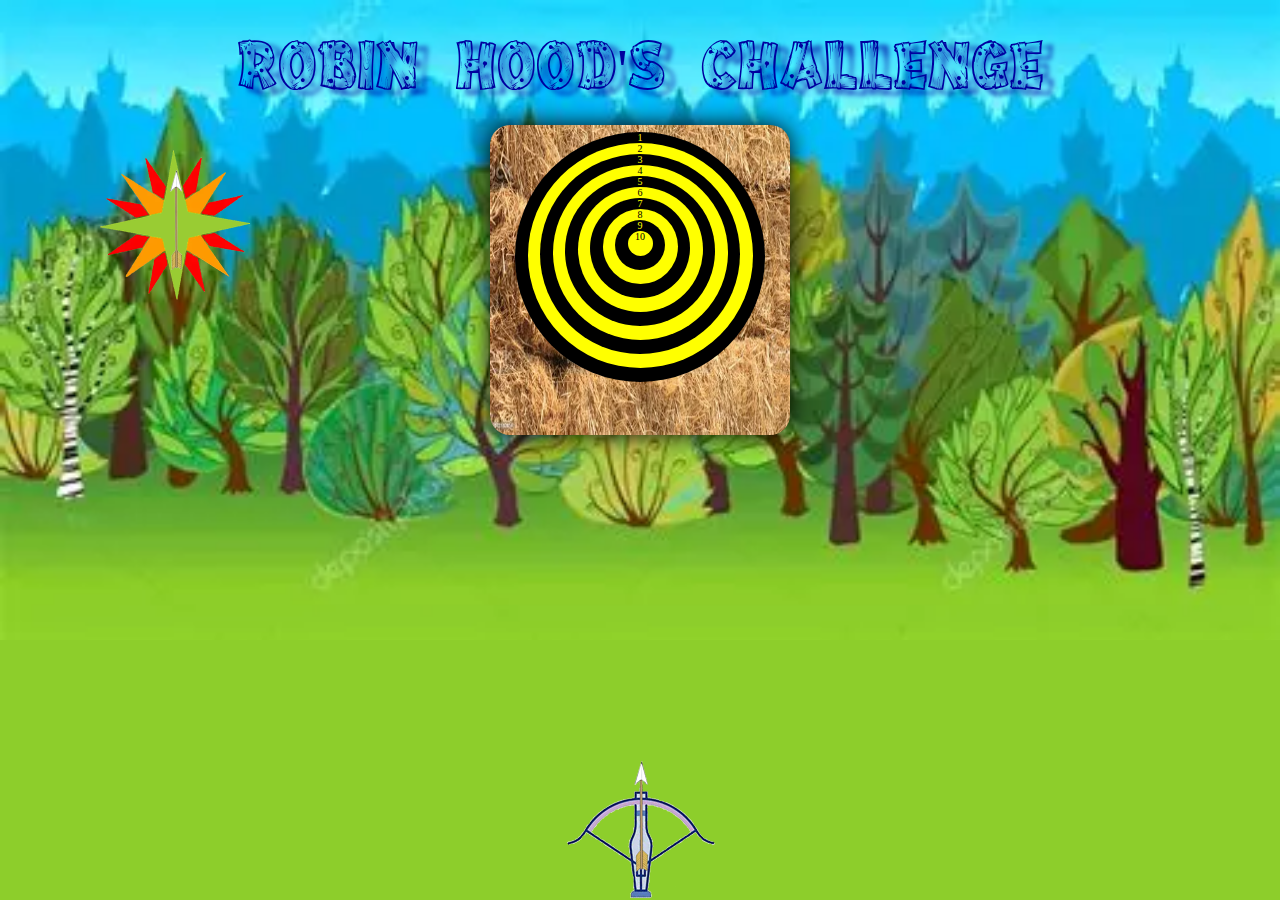
<file: tp-cible/index.html>
<!DOCTYPE html>
<html lang="fr">
<head>
    <meta charset="UTF-8">
    <title>tp cible</title>
    <link rel="stylesheet" href="style.css">
</head>
<body>
    <h1>Robin hood's challenge</h1>
    <div class="img-container-paille">
        <img class="img-paille" src="assets/paille.webp" alt="">
    </div>
    <div class="img-container-arba">
        <img class="img-arba" id="arba" src="assets/arbalete.png" alt="">
        <img src="assets/fleche.png" alt="" id="fleche" >
    </div>
    <div>
        <img class="img-rose" src="assets/roseDesVents.png" alt="">
        <img id="flecheRDV" src="assets/fleche.png" alt="">
    </div>
    <div id="score"></div>
    <div class="cercle-container">
        <div class="cercle10" id="cercle10">
            1
            <div class="cercle9" id="cercle9">
                2
                <div class="cercle8" id="cercle8">
                    3
                    <div class="cercle7" id="cercle7">
                        4
                        <div class="cercle6" id="cercle6">
                            5
                            <div class="cercle5" id="cercle5">
                                6
                                <div class="cercle4" id="cercle4">
                                    7
                                    <div class="cercle3" id="cercle3">
                                        8
                                        <div class="cercle2" id="cercle2">
                                            9
                                            <div class="cercle" id="cercle">10</div>
                                        </div>
                                    </div>
                                </div>
                            </div>
                        </div>
                    </div>
                </div>
            </div>
        </div>
    </div>
    <div class="container-btn btn1" id="cmd2"></div>
    <div class="container-btn btn2" id="cmd1"></div>
    <script src="cible.js"></script>
</body>
</html>
</file>
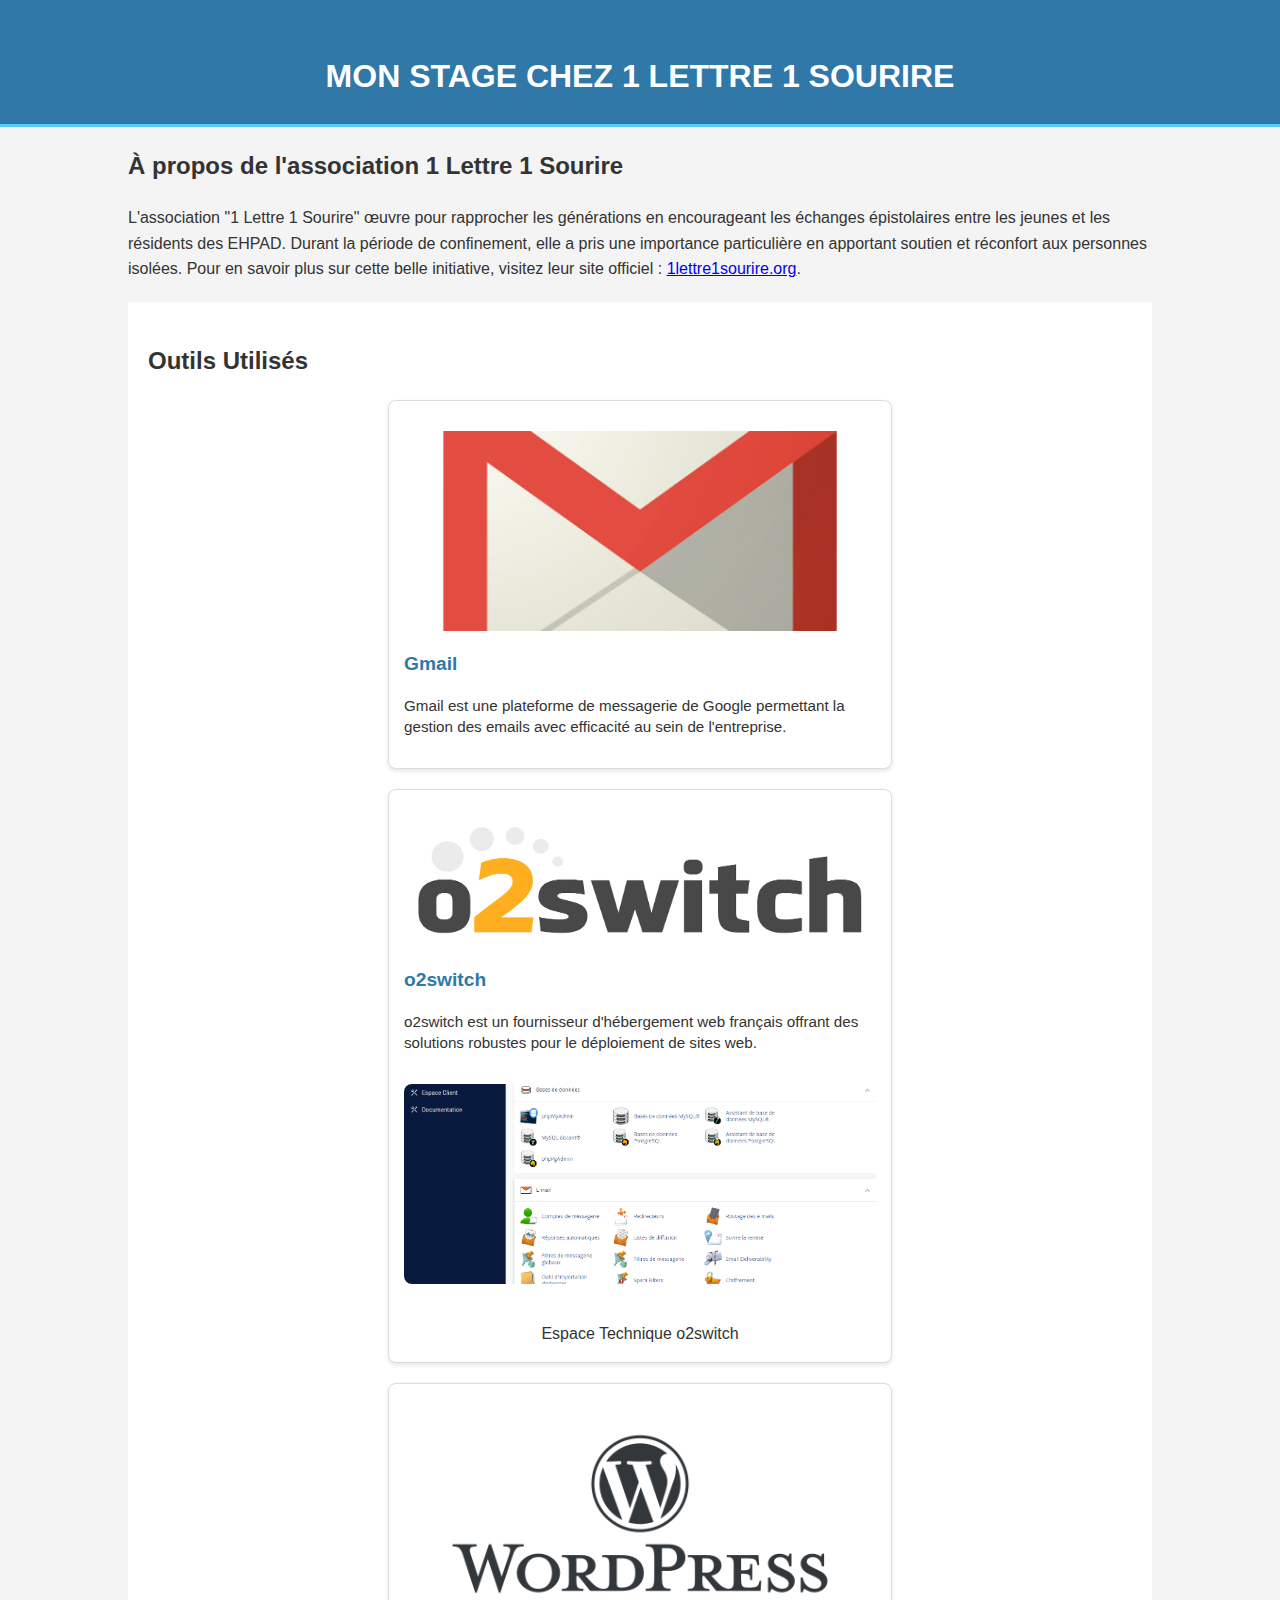
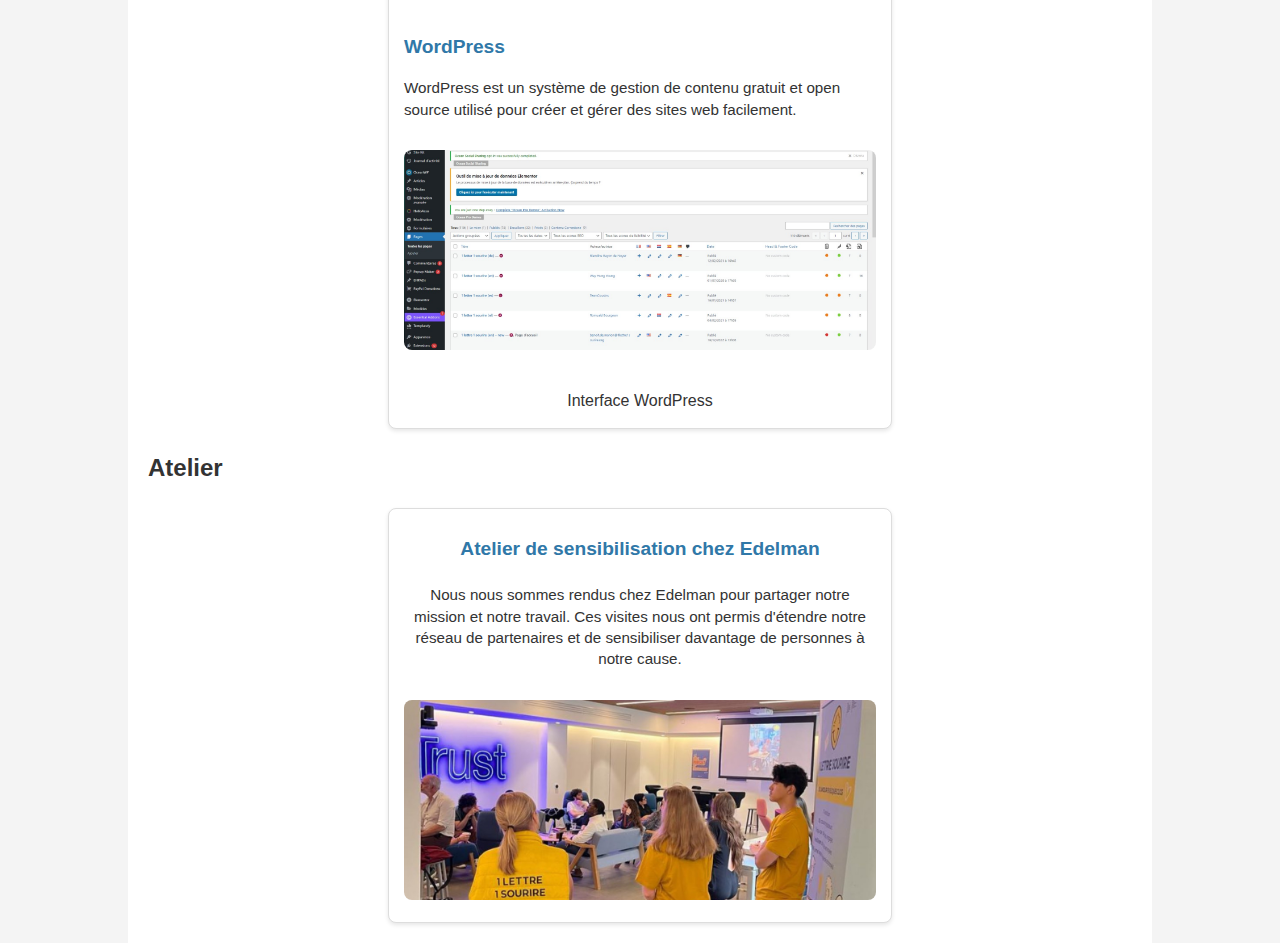
<file: Index/1L1S.html>
<!DOCTYPE html>
<html lang="fr">

<head>
    <!-- --------- FAVICON ---------- -->
    <link rel="shortcut icon" href="../images/favicon.png" type="image/x-icon">
    <meta charset="UTF-8">
    <meta name="viewport" content="width=device-width, initial-scale=1.0">
    <title>Mon Stage chez 1 Lettre 1 Sourire</title>
    <style>
        :root {
            --first-color: #3078a8;
            --second-color: #5ecbf7;
            --color-white: #ffffff;
        }

        body {
            font-family: Arial, sans-serif;
            line-height: 1.6;
            margin: 0;
            padding: 0;
            color: #333;
            background: #f4f4f4;
        }

        .container {
            width: 80%;
            margin: auto;
            overflow: hidden;
        }

        header {
            background: var(--first-color);
            color: var(--color-white);
            padding-top: 30px;
            min-height: 70px;
            border-bottom: var(--second-color) 3px solid;
        }

        header h1 {
            text-align: center;
            text-transform: uppercase;
        }

        .content {
            padding: 20px;
            background: white;
            margin-top: 20px;
        }

        .tools-section,
        .workshop-section {
            display: flex;
            flex-wrap: wrap;
            justify-content: center;
            /* Centrage des cartes */
            gap: 20px;
            margin-top: 20px;
        }

        .tool-card,
        .workshop-card {
            flex-basis: calc(50% - 20px);
            background-color: #fff;
            border: 1px solid #ddd;
            border-radius: 8px;
            padding: 15px;
            box-shadow: 0 2px 4px rgba(0, 0, 0, 0.1);
            margin: auto;
            /* Centrage de la carte individuelle */
        }

        .tool-card img,
        .workshop-card img {
            width: 100%;
            max-height: 200px;
            object-fit: cover;
            border-radius: 8px;
            margin-top: 15px;
        }

        .tool-card h3,
        .workshop-card h3 {
            font-size: 1.2em;
            color: var(--first-color);
            margin-top: 10px;
            margin-bottom: 5px;
        }

        .tool-card p,
        .workshop-card p {
            font-size: 0.95em;
            line-height: 1.4;
        }

        .image-presentation {
            text-align: center;
            margin-top: 30px;
        }

        .workshop-card {
            text-align: center;
            /* Centrage du texte à l'intérieur de la carte */
        }

        .workshop-card h3 {
            margin-bottom: 20px;
            /* Espace supplémentaire avant la description */
        }

        /* Add any additional styling as needed */
    </style>
</head>

<body>
    <header>
        <h1>Mon Stage chez 1 Lettre 1 Sourire</h1>
    </header>

    <div class="container">
        <div class="association-presentation">
            <h2>À propos de l'association 1 Lettre 1 Sourire</h2>
            <p>L'association "1 Lettre 1 Sourire" œuvre pour rapprocher les générations en encourageant les échanges
                épistolaires entre les jeunes et les résidents des EHPAD. Durant la période de confinement, elle a pris
                une importance particulière en apportant soutien et réconfort aux personnes isolées. Pour en savoir plus
                sur cette belle initiative, visitez leur site officiel : <a href="https://1lettre1sourire.org/"
                    target="_blank">1lettre1sourire.org</a>.</p>
        </div>
        <div class="content">
            <h2>Outils Utilisés</h2>
            <div class="tools-section">
                <div class="tool-card">
                    <img src="../images/logo_gmail.png" alt="Logo de Gmail">
                    <h3>Gmail</h3>
                    <p>Gmail est une plateforme de messagerie de Google permettant la gestion des emails avec efficacité
                        au sein de l'entreprise.</p>
                </div>

                <div class="tool-card">
                    <img src="../images/logo_o2switch.png" alt="Logo de o2switch">
                    <h3>o2switch</h3>
                    <p>o2switch est un fournisseur d'hébergement web français offrant des solutions robustes pour le
                        déploiement de sites web.</p>
                    <img src="../images/Ecran_O2switch.png" alt="Écran o2switch" class="tool-image">
                    <div class="image-presentation">Espace Technique o2switch</div>
                </div>

                <div class="tool-card">
                    <img src="../images/logo_wordpress.png" alt="Logo de WordPress">
                    <h3>WordPress</h3>
                    <p>WordPress est un système de gestion de contenu gratuit et open source utilisé pour créer et gérer
                        des sites web facilement.</p>
                    <img src="../images/ecran_wordpress.JPG" alt="Écran WordPress" class="tool-image">
                    <div class="image-presentation">Interface WordPress</div>
                </div>
            </div>

            <h2>Atelier</h2>
            <div class="workshop-section">
                <div class="workshop-card">
                    <h3>Atelier de sensibilisation chez Edelman</h3>
                    <p>Nous nous sommes rendus chez Edelman pour partager notre mission et notre travail. Ces visites
                        nous ont permis d'étendre notre réseau de partenaires et de sensibiliser davantage de personnes
                        à notre cause.</p>
                    <img src="../images/ecran_atelier.jpg" alt="Atelier chez Edelman">
                </div>
            </div>
        </div>
    </div>
</body>

</html>
</file>
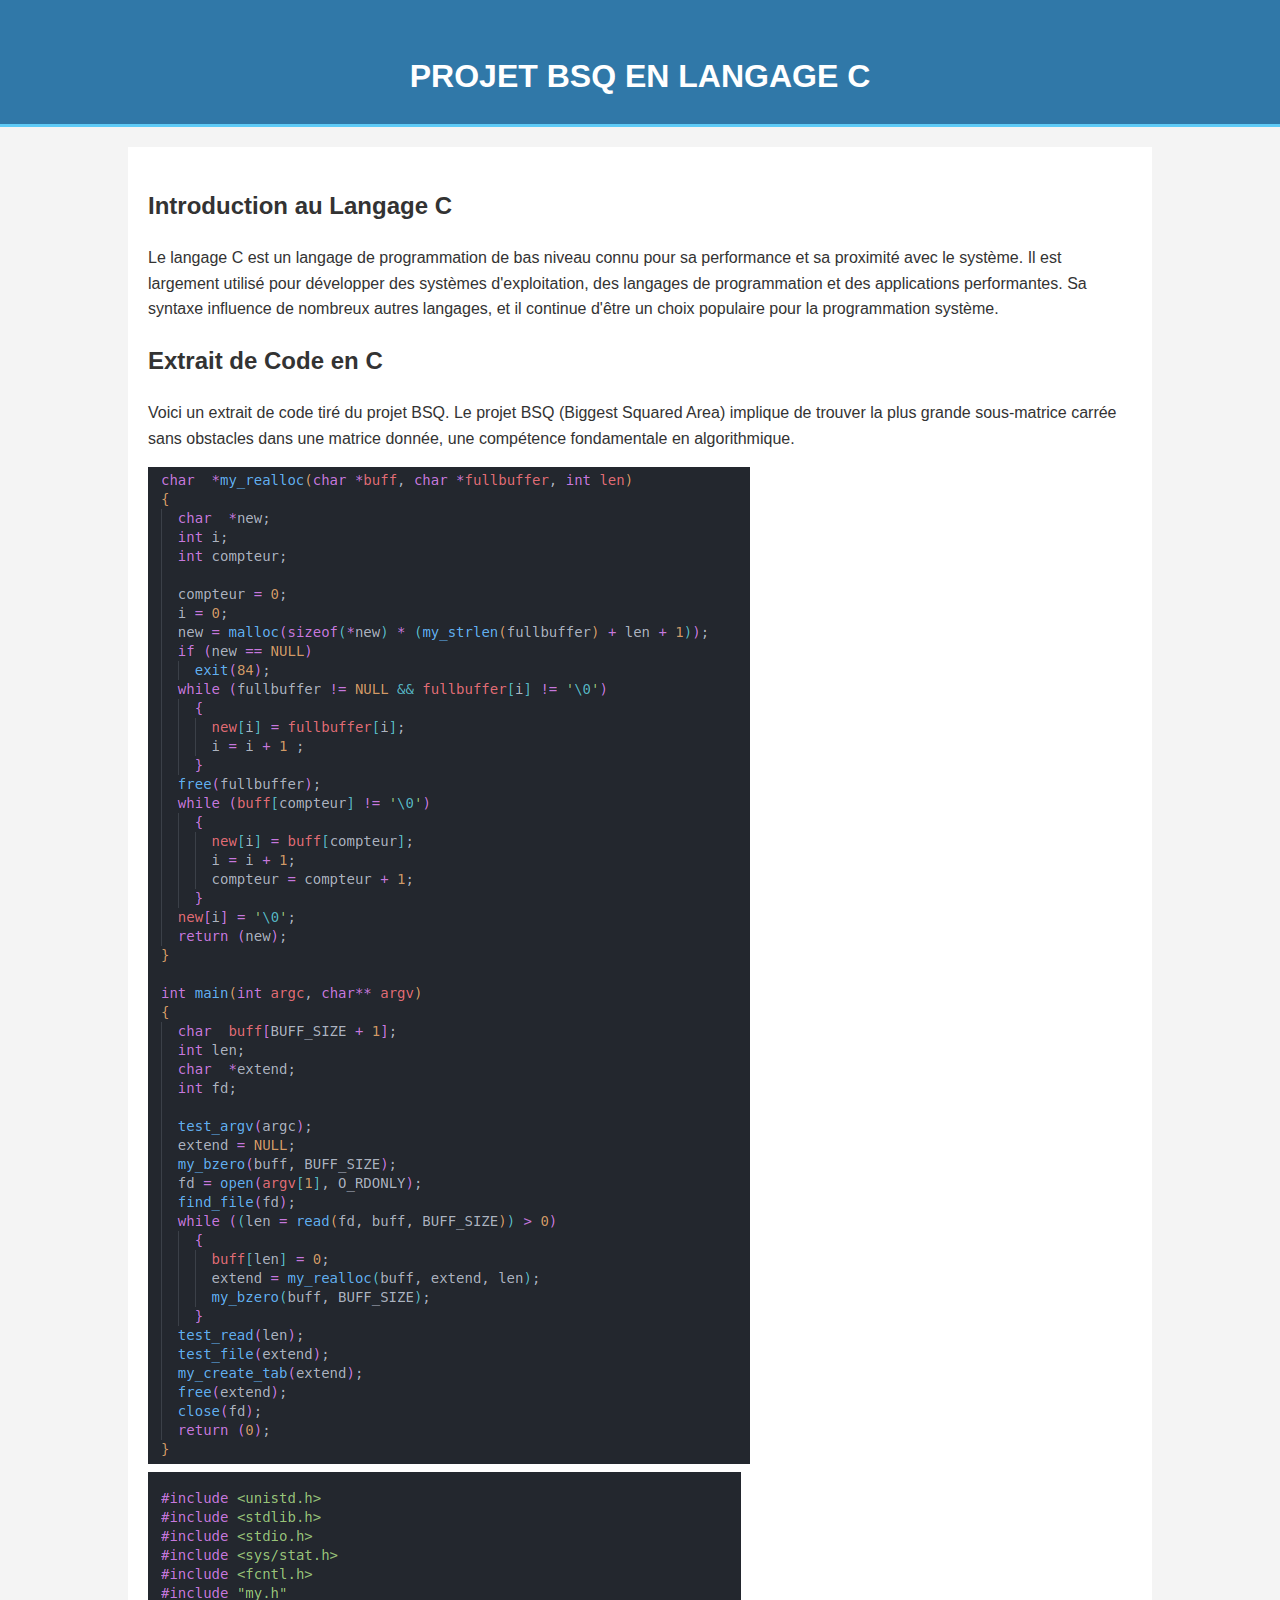
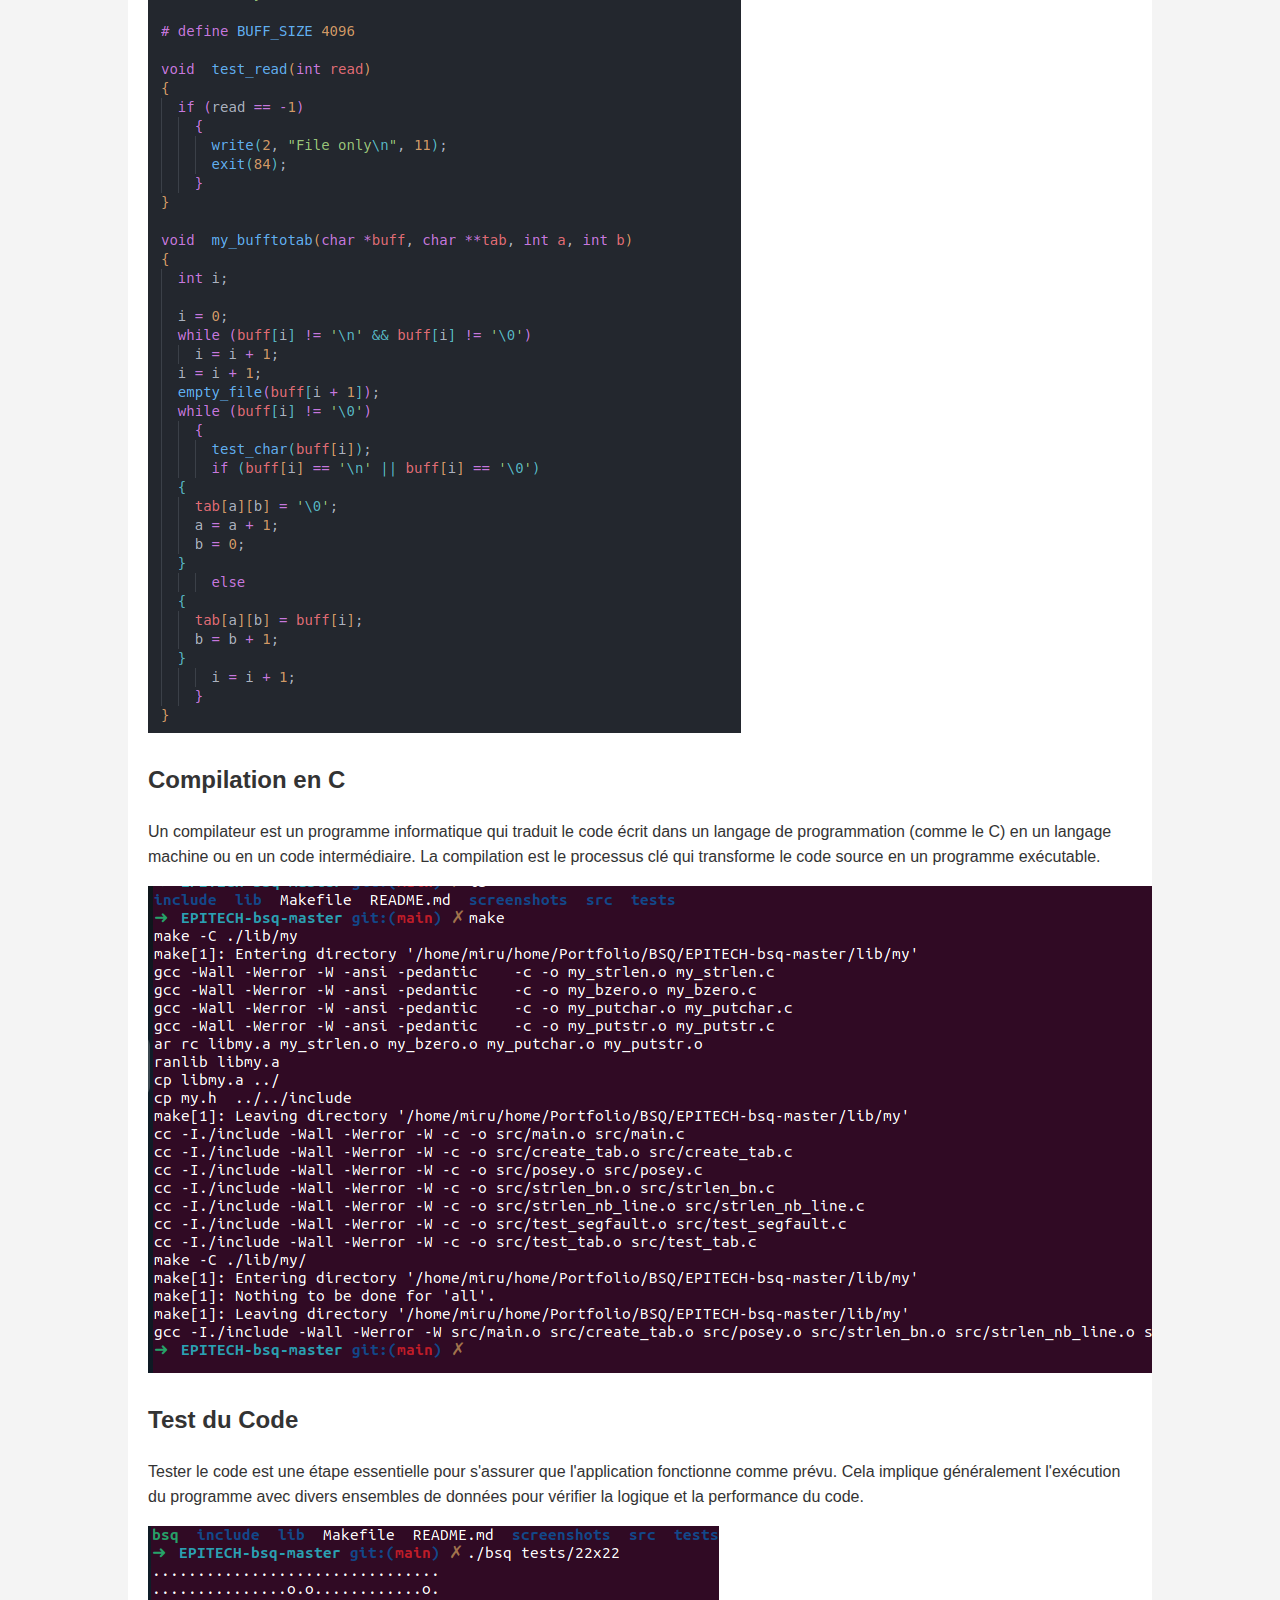
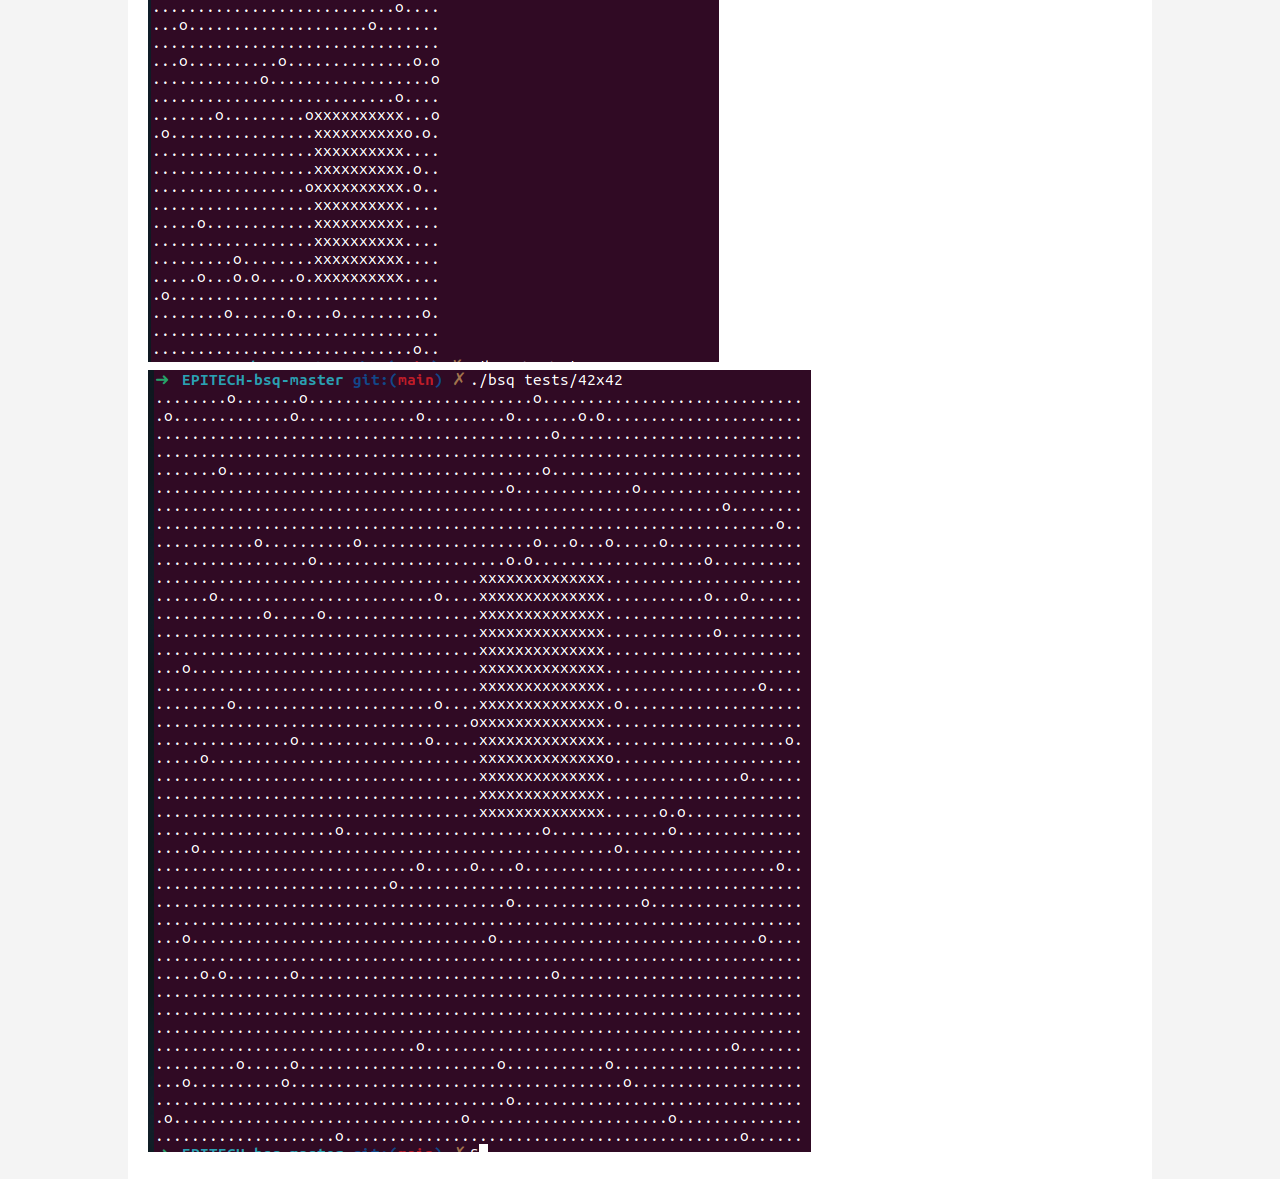
<file: Index/BSQ.html>
<!DOCTYPE html>
<html lang="fr">
<head>
    <!-- --------- FAVICON ---------- -->
    <link rel="shortcut icon" href="../images/favicon.png" type="image/x-icon">
    <meta charset="UTF-8">
    <meta name="viewport" content="width=device-width, initial-scale=1.0">
    <title>Projet BSQ</title>
    <style>
        :root {
            --first-color: #3078a8;
            --second-color: #5ecbf7;
            --color-white: #ffffff;
        }

        body {
            font-family: Arial, sans-serif;
            line-height: 1.6;
            margin: 0;
            padding: 0;
            color: #333;
            background: #f4f4f4;
        }

        .container {
            width: 80%;
            margin: auto;
            overflow: hidden;
        }

        header {
            background: var(--first-color);
            color: var(--color-white);
            padding-top: 30px;
            min-height: 70px;
            border-bottom: var(--second-color) 3px solid;
        }

        header h1 {
            text-align: center;
            text-transform: uppercase;
        }

        .content {
            padding: 20px;
            background: white;
            margin-top: 20px;
        }

        .tools-section,
        .workshop-section {
            display: flex;
            flex-wrap: wrap;
            justify-content: center;
            /* Centrage des cartes */
            gap: 20px;
            margin-top: 20px;
        }

        .tool-card,
        .workshop-card {
            flex-basis: calc(50% - 20px);
            background-color: #fff;
            border: 1px solid #ddd;
            border-radius: 8px;
            padding: 15px;
            box-shadow: 0 2px 4px rgba(0, 0, 0, 0.1);
            margin: auto;
            /* Centrage de la carte individuelle */
        }

        .tool-card img,
        .workshop-card img {
            width: 100%;
            max-height: 200px;
            object-fit: cover;
            border-radius: 8px;
            margin-top: 15px;
        }

        .tool-card h3,
        .workshop-card h3 {
            font-size: 1.2em;
            color: var(--first-color);
            margin-top: 10px;
            margin-bottom: 5px;
        }

        .tool-card p,
        .workshop-card p {
            font-size: 0.95em;
            line-height: 1.4;
        }

        .image-presentation {
            text-align: center;
            margin-top: 30px;
        }

        .workshop-card {
            text-align: center;
            /* Centrage du texte à l'intérieur de la carte */
        }

        .workshop-card h3 {
            margin-bottom: 20px;
            /* Espace supplémentaire avant la description */
        }

        /* Add any additional styling as needed */
    </style>
</head>
<body>
    <header>
        <h1>Projet BSQ en Langage C</h1>
    </header>
    <div class="container">
        <div class="content">
            <div class="association-presentation">
                <h2>Introduction au Langage C</h2>
                <p>Le langage C est un langage de programmation de bas niveau connu pour sa performance et sa proximité avec le système. Il est largement utilisé pour développer des systèmes d'exploitation, des langages de programmation et des applications performantes. Sa syntaxe influence de nombreux autres langages, et il continue d'être un choix populaire pour la programmation système.</p>
            </div>
           
            <div class="code-section">
                <h2>Extrait de Code en C</h2>
                <p>Voici un extrait de code tiré du projet BSQ. Le projet BSQ (Biggest Squared Area) implique de trouver la plus grande sous-matrice carrée sans obstacles dans une matrice donnée, une compétence fondamentale en algorithmique.</p>
                <img src="../images/code.png">
                <img src="../images/code2.png">
            </div>
           
            <div class="compilation-section">
                <h2>Compilation en C</h2>
                <p>Un compilateur est un programme informatique qui traduit le code écrit dans un langage de programmation (comme le C) en un langage machine ou en un code intermédiaire. La compilation est le processus clé qui transforme le code source en un programme exécutable.</p>
                <img src="../images/Compilation.png">
            </div>
           
            <div class="testing-section">
                <h2>Test du Code</h2>
                <p>Tester le code est une étape essentielle pour s'assurer que l'application fonctionne comme prévu. Cela implique généralement l'exécution du programme avec divers ensembles de données pour vérifier la logique et la performance du code.</p>
                <img src="../images/Test22.png">
                <img src="../images/Test44.png">
            </div>
        </div>
    </div>
</body>
</html>
</file>
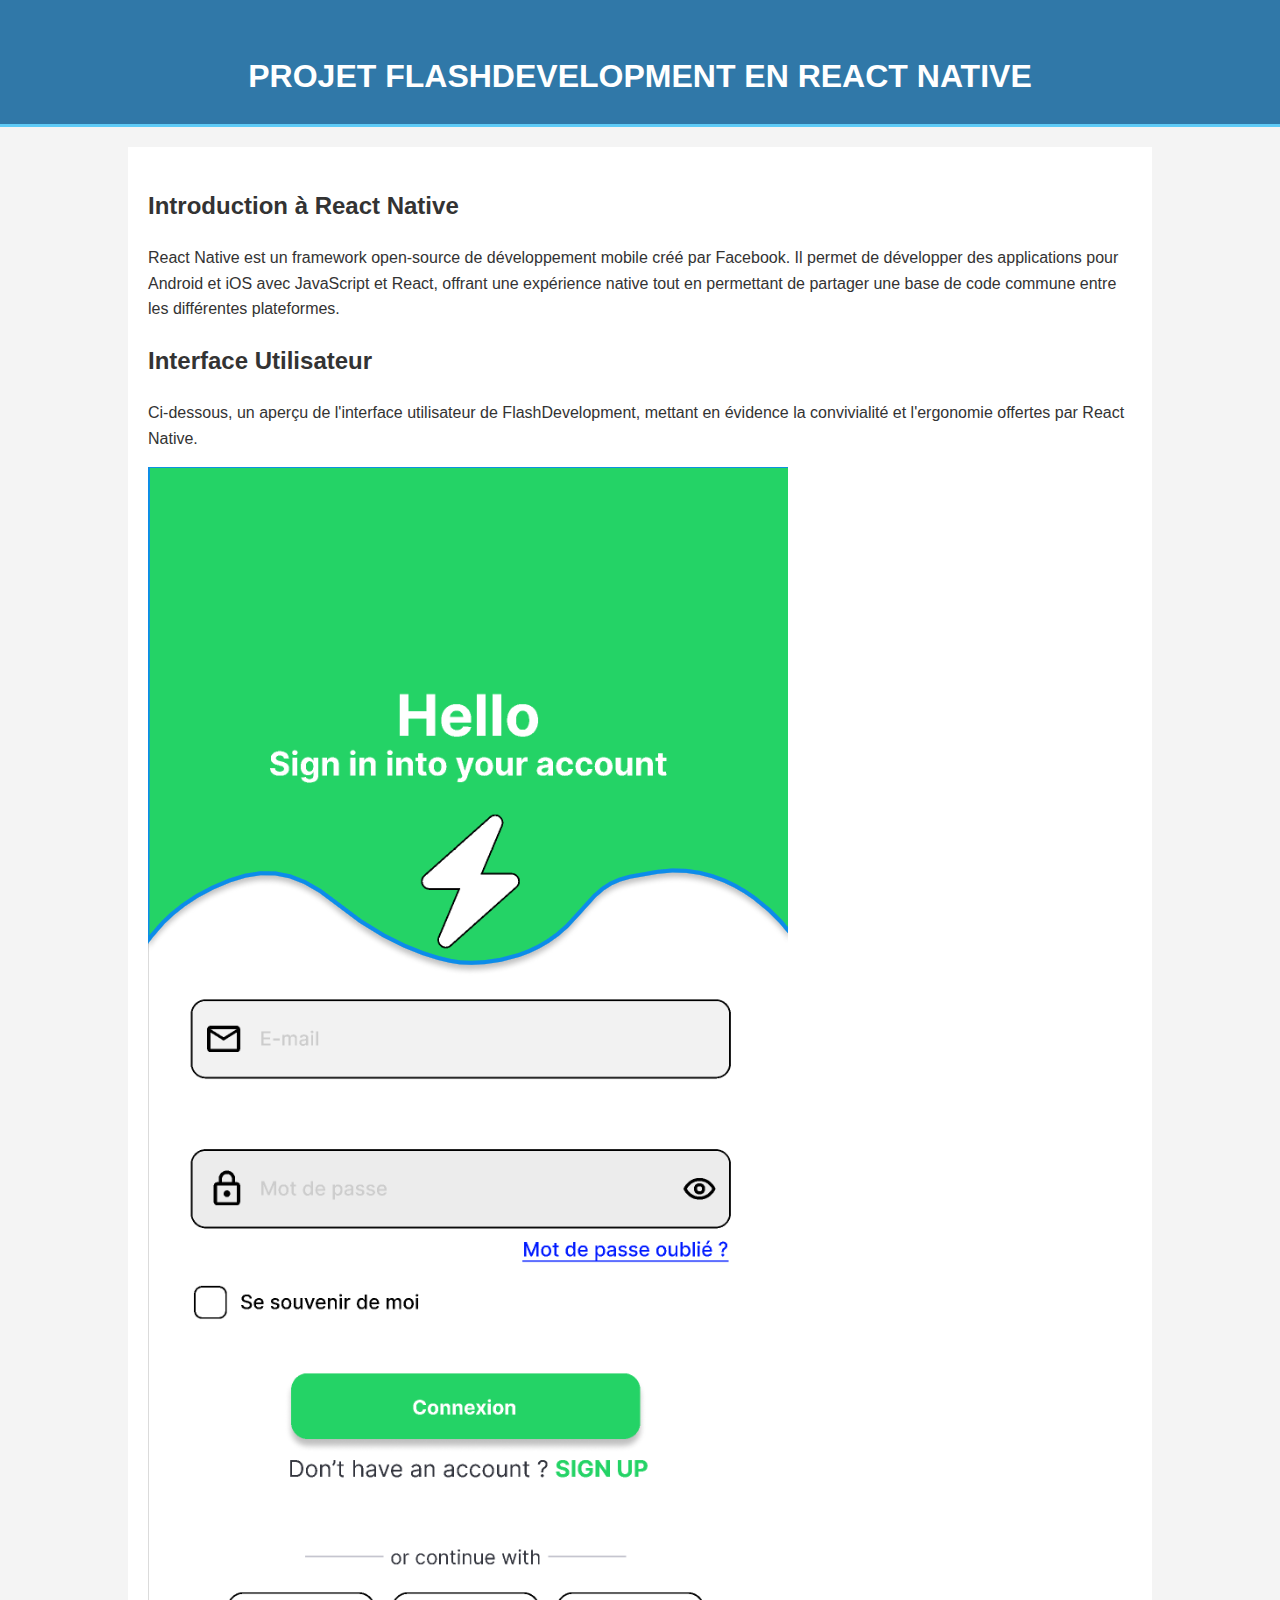
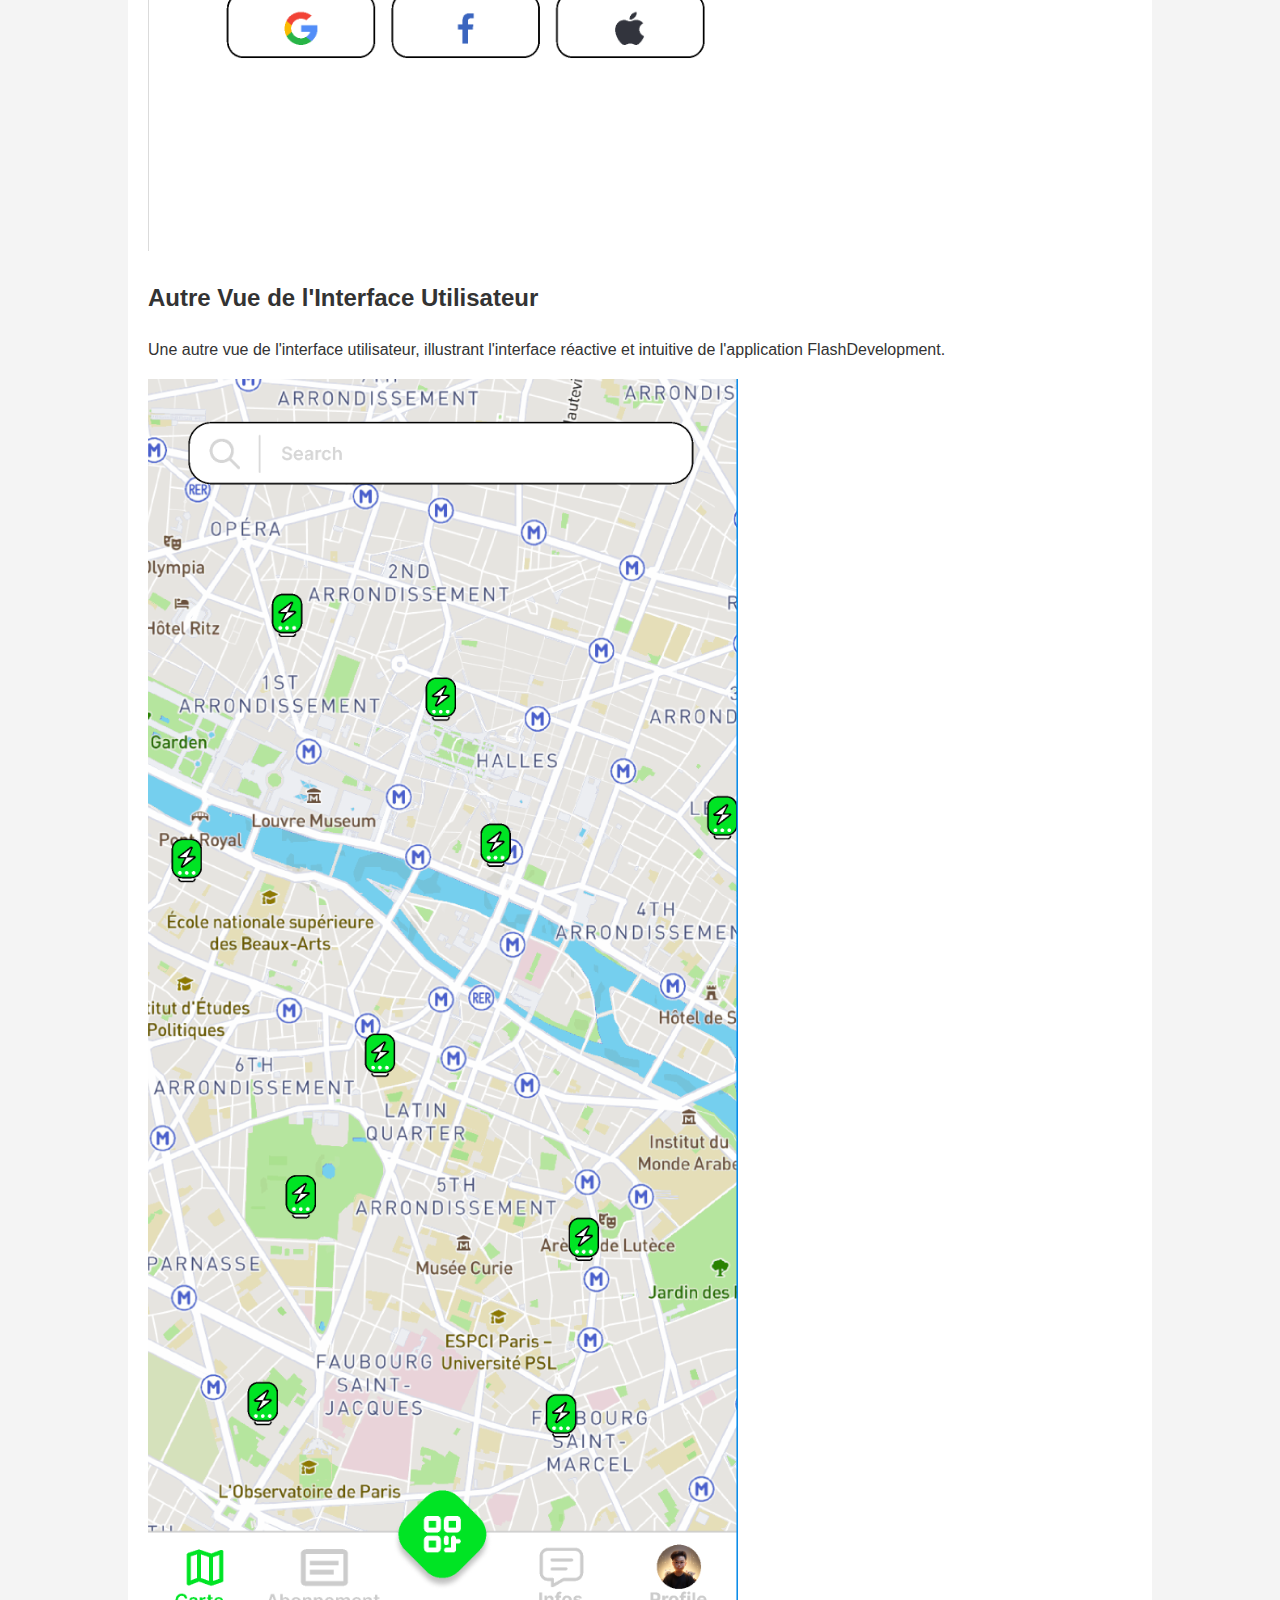
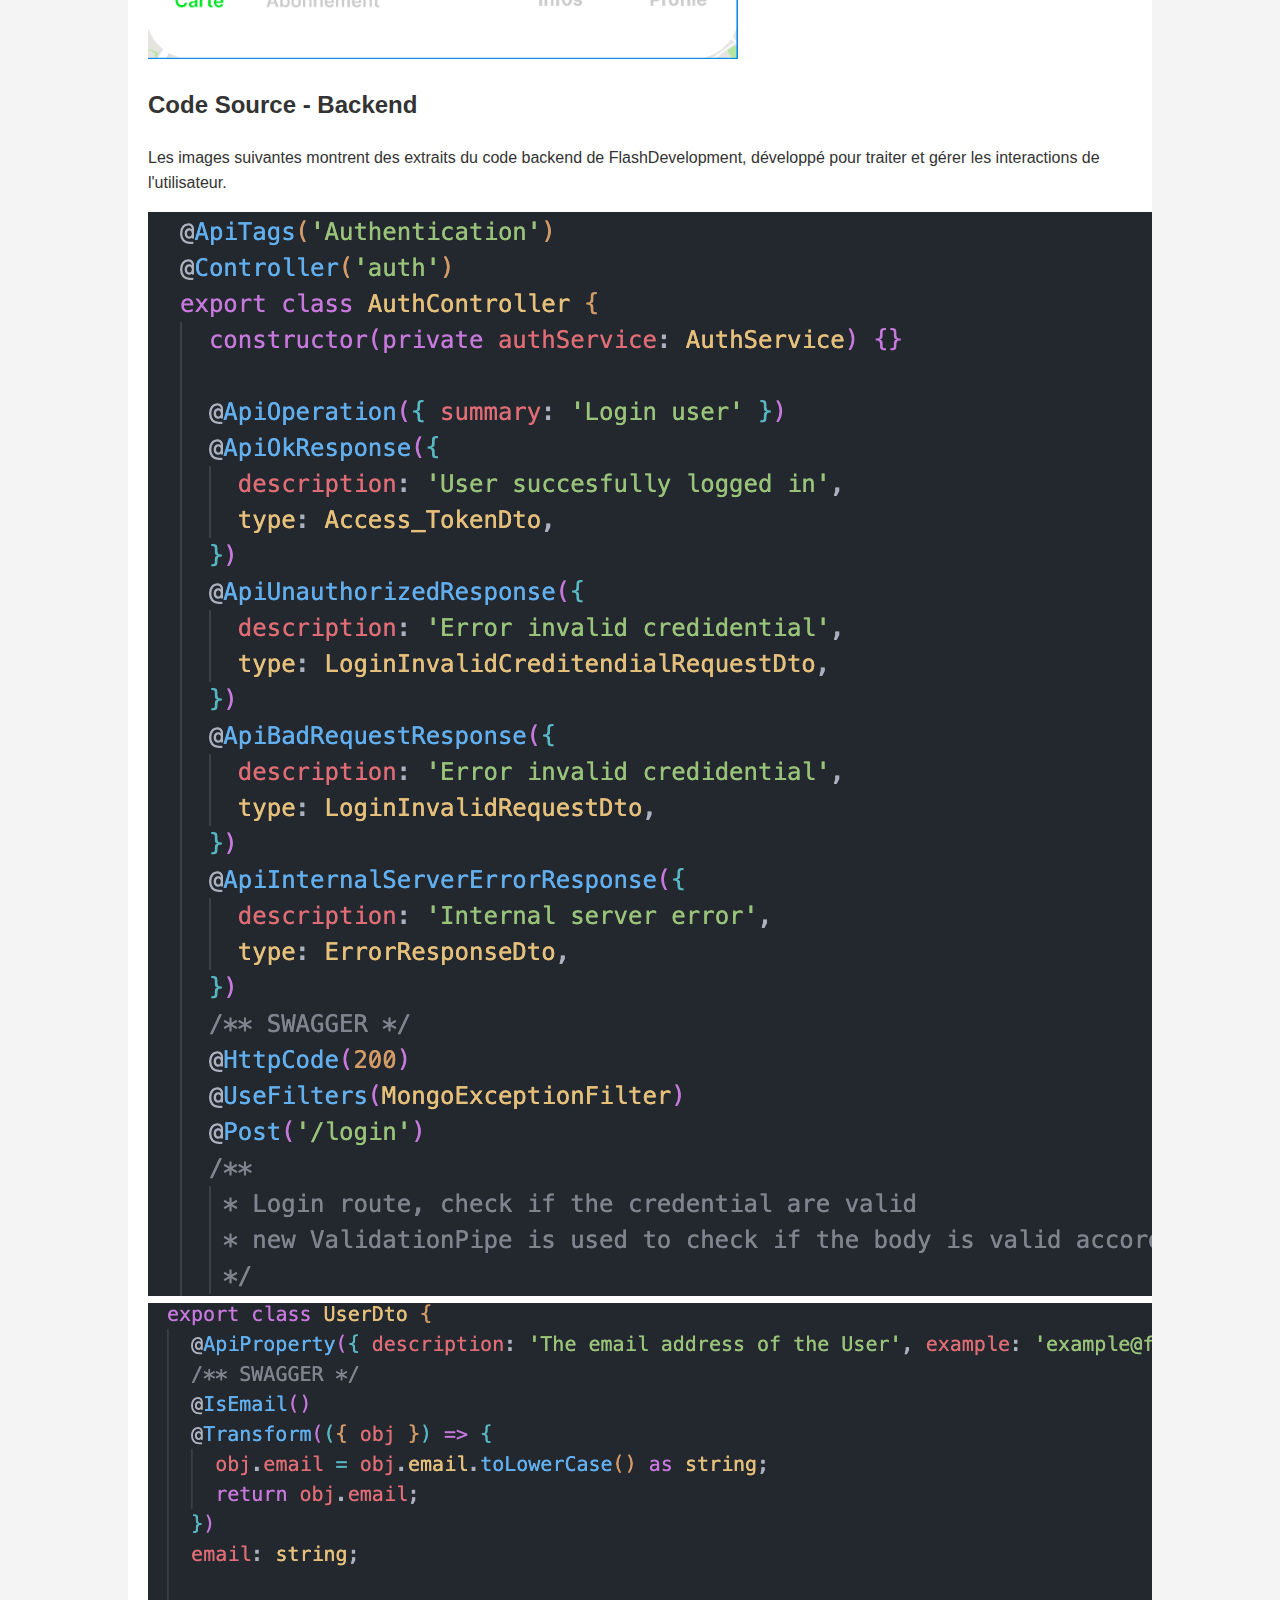
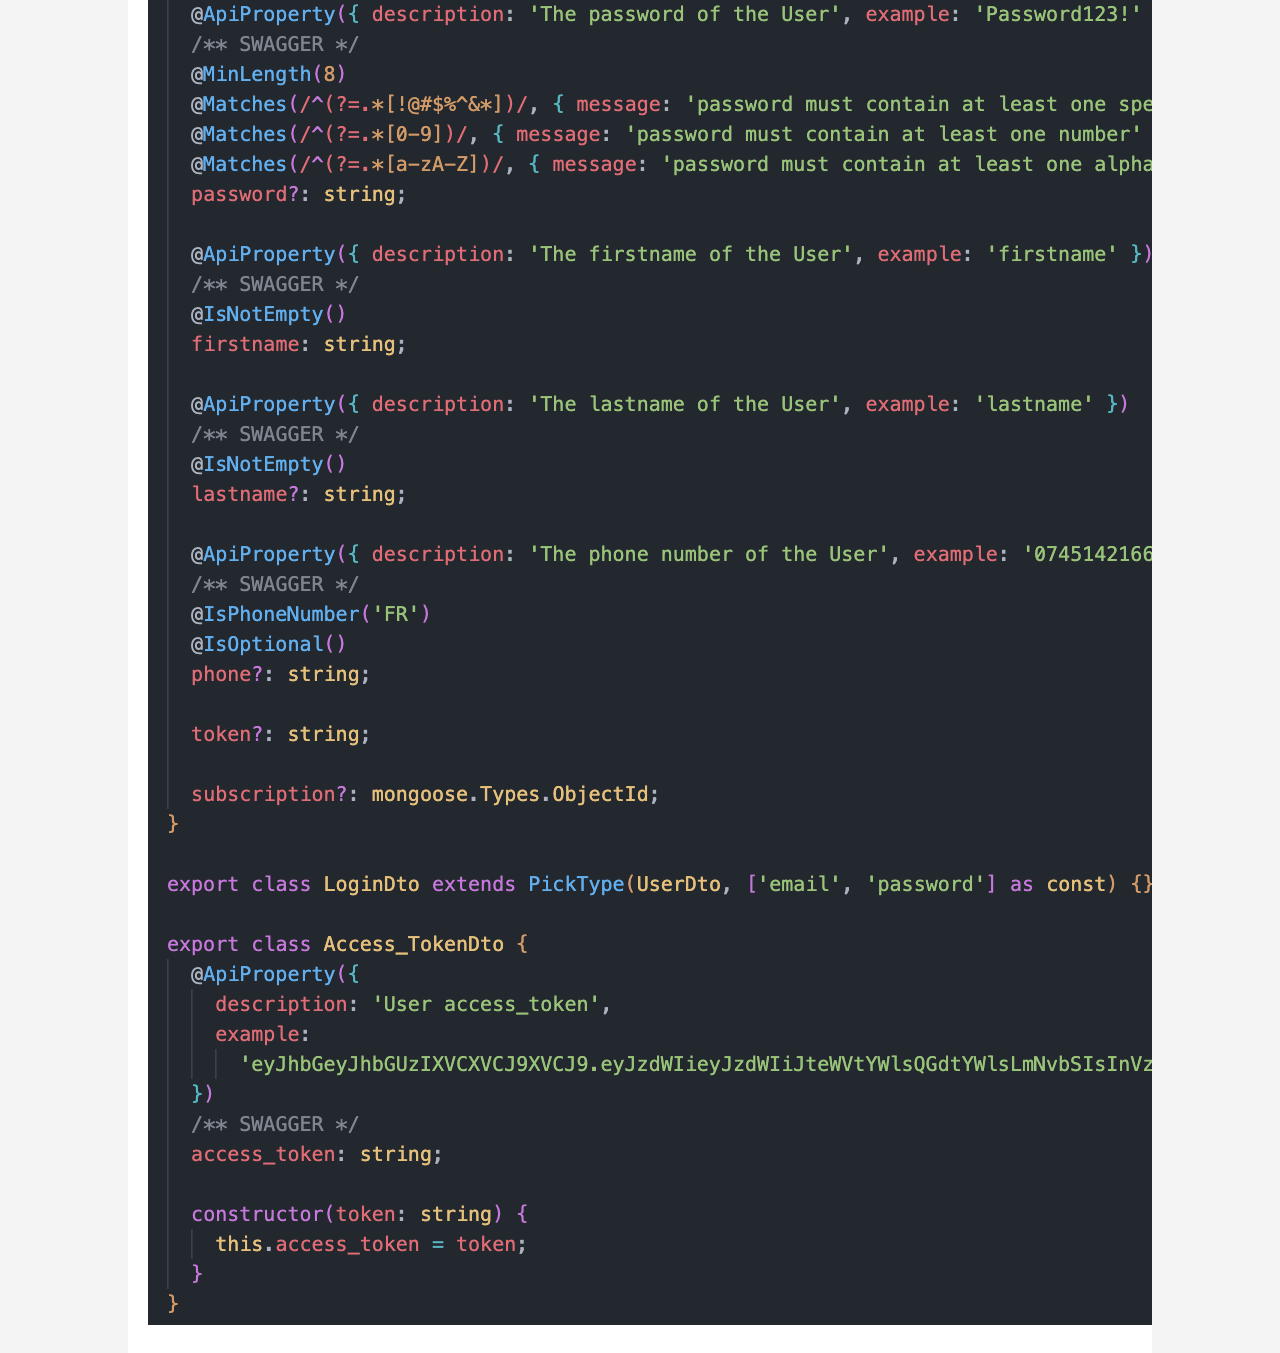
<file: Index/FlashDev.html>
<!DOCTYPE html>
<html lang="fr">
<head>
    <!-- --------- FAVICON ---------- -->
    <link rel="shortcut icon" href="../images/favicon.png" type="image/x-icon">
    <meta charset="UTF-8">
    <meta name="viewport" content="width=device-width, initial-scale=1.0">
    <title>Projet BSQ</title>
    <style>
        :root {
            --first-color: #3078a8;
            --second-color: #5ecbf7;
            --color-white: #ffffff;
        }

        body {
            font-family: Arial, sans-serif;
            line-height: 1.6;
            margin: 0;
            padding: 0;
            color: #333;
            background: #f4f4f4;
        }

        .container {
            width: 80%;
            margin: auto;
            overflow: hidden;
        }

        header {
            background: var(--first-color);
            color: var(--color-white);
            padding-top: 30px;
            min-height: 70px;
            border-bottom: var(--second-color) 3px solid;
        }

        header h1 {
            text-align: center;
            text-transform: uppercase;
        }

        .content {
            padding: 20px;
            background: white;
            margin-top: 20px;
        }

        .tools-section,
        .workshop-section {
            display: flex;
            flex-wrap: wrap;
            justify-content: center;
            /* Centrage des cartes */
            gap: 20px;
            margin-top: 20px;
        }

        .tool-card,
        .workshop-card {
            flex-basis: calc(50% - 20px);
            background-color: #fff;
            border: 1px solid #ddd;
            border-radius: 8px;
            padding: 15px;
            box-shadow: 0 2px 4px rgba(0, 0, 0, 0.1);
            margin: auto;
            /* Centrage de la carte individuelle */
        }

        .tool-card img,
        .workshop-card img {
            width: 100%;
            max-height: 200px;
            object-fit: cover;
            border-radius: 8px;
            margin-top: 15px;
        }

        .tool-card h3,
        .workshop-card h3 {
            font-size: 1.2em;
            color: var(--first-color);
            margin-top: 10px;
            margin-bottom: 5px;
        }

        .tool-card p,
        .workshop-card p {
            font-size: 0.95em;
            line-height: 1.4;
        }

        .image-presentation {
            text-align: center;
            margin-top: 30px;
        }

        .workshop-card {
            text-align: center;
            /* Centrage du texte à l'intérieur de la carte */
        }

        .workshop-card h3 {
            margin-bottom: 20px;
            /* Espace supplémentaire avant la description */
        }

        /* Add any additional styling as needed */
    </style>
</head>
<body>
    <header>
        <h1> Projet FlashDevelopment en React Native </h1>
    </header>
    <div class="container">
        <div class="content">
            <div class="framework-presentation">
                <h2>Introduction à React Native</h2>
                <p>React Native est un framework open-source de développement mobile créé par Facebook. Il permet de développer des applications pour Android et iOS avec JavaScript et React, offrant une expérience native tout en permettant de partager une base de code commune entre les différentes plateformes.</p>
            </div>
           
            <div class="user-interface">
                <h2>Interface Utilisateur</h2>
                <p>Ci-dessous, un aperçu de l'interface utilisateur de FlashDevelopment, mettant en évidence la convivialité et l'ergonomie offertes par React Native.</p>
                <img src="../images/image2.png" alt="Interface Utilisateur FlashDevelopment">
            </div>
           
            <div class="user-interface">
                <h2>Autre Vue de l'Interface Utilisateur</h2>
                <p>Une autre vue de l'interface utilisateur, illustrant l'interface réactive et intuitive de l'application FlashDevelopment.</p>
                <img src="../images/image3.png" alt="Autre Vue de l'Interface Utilisateur">
            </div>
           
            <div class="code-samples">
                <h2>Code Source - Backend</h2>
                <p>Les images suivantes montrent des extraits du code backend de FlashDevelopment, développé pour traiter et gérer les interactions de l'utilisateur.</p>
                <img src="../images/image.png" alt="Extrait de Code Backend">
                <img src="../images/image1.png" alt="Autre Extrait de Code Backend">
            </div>
        </div>
    </div>
</body>
</html>
</file>
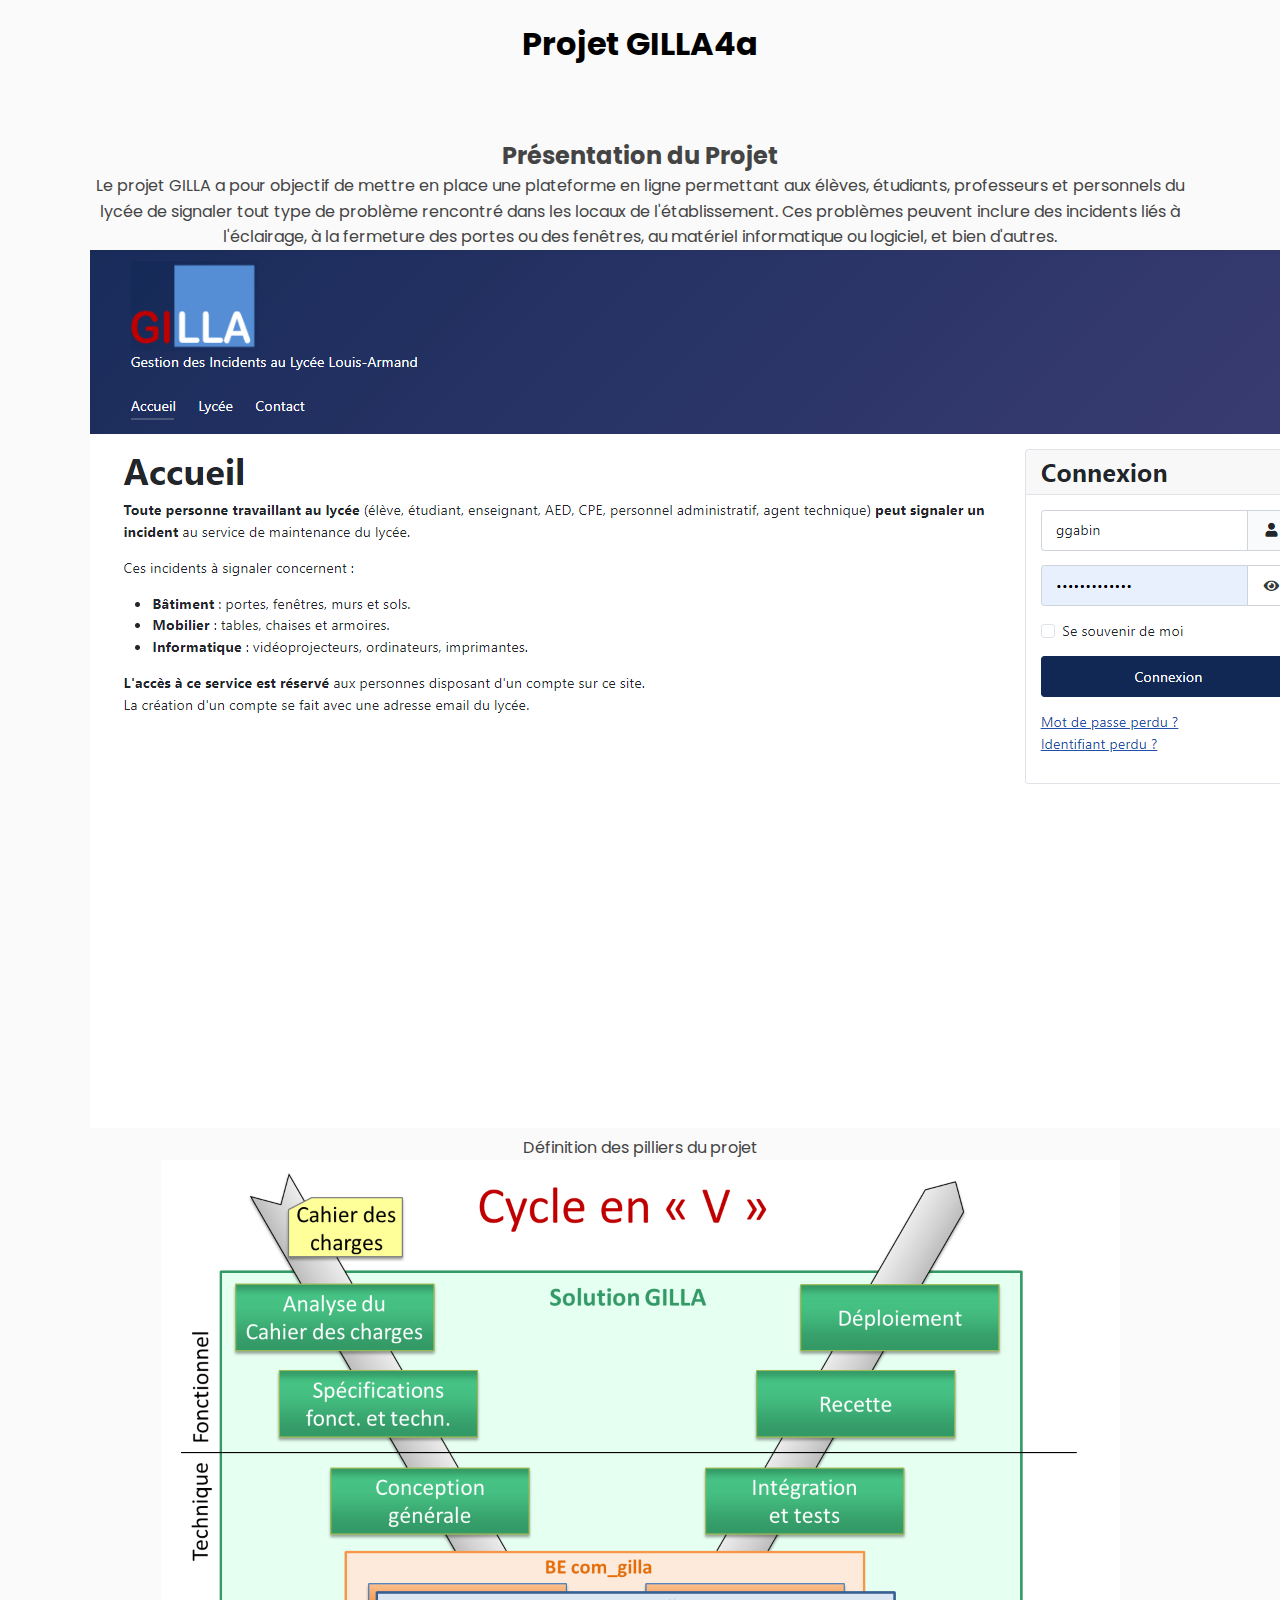
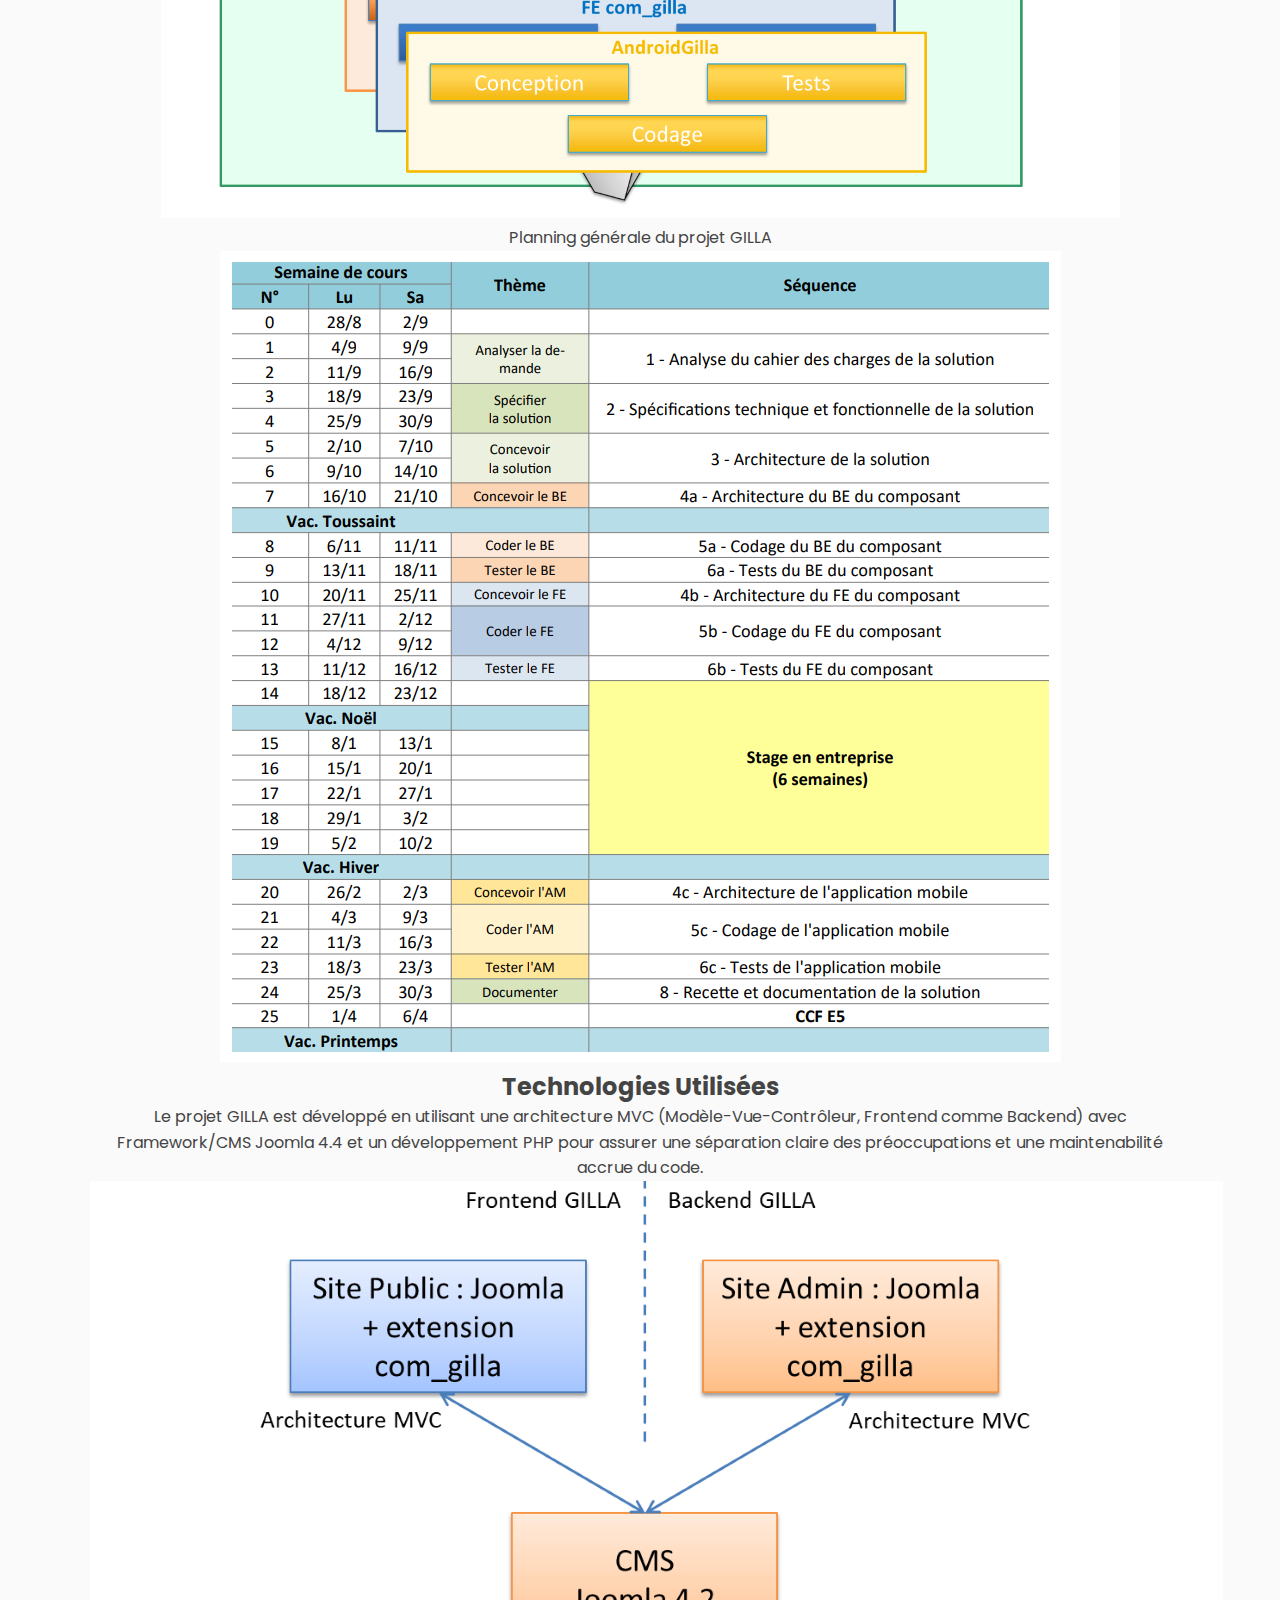
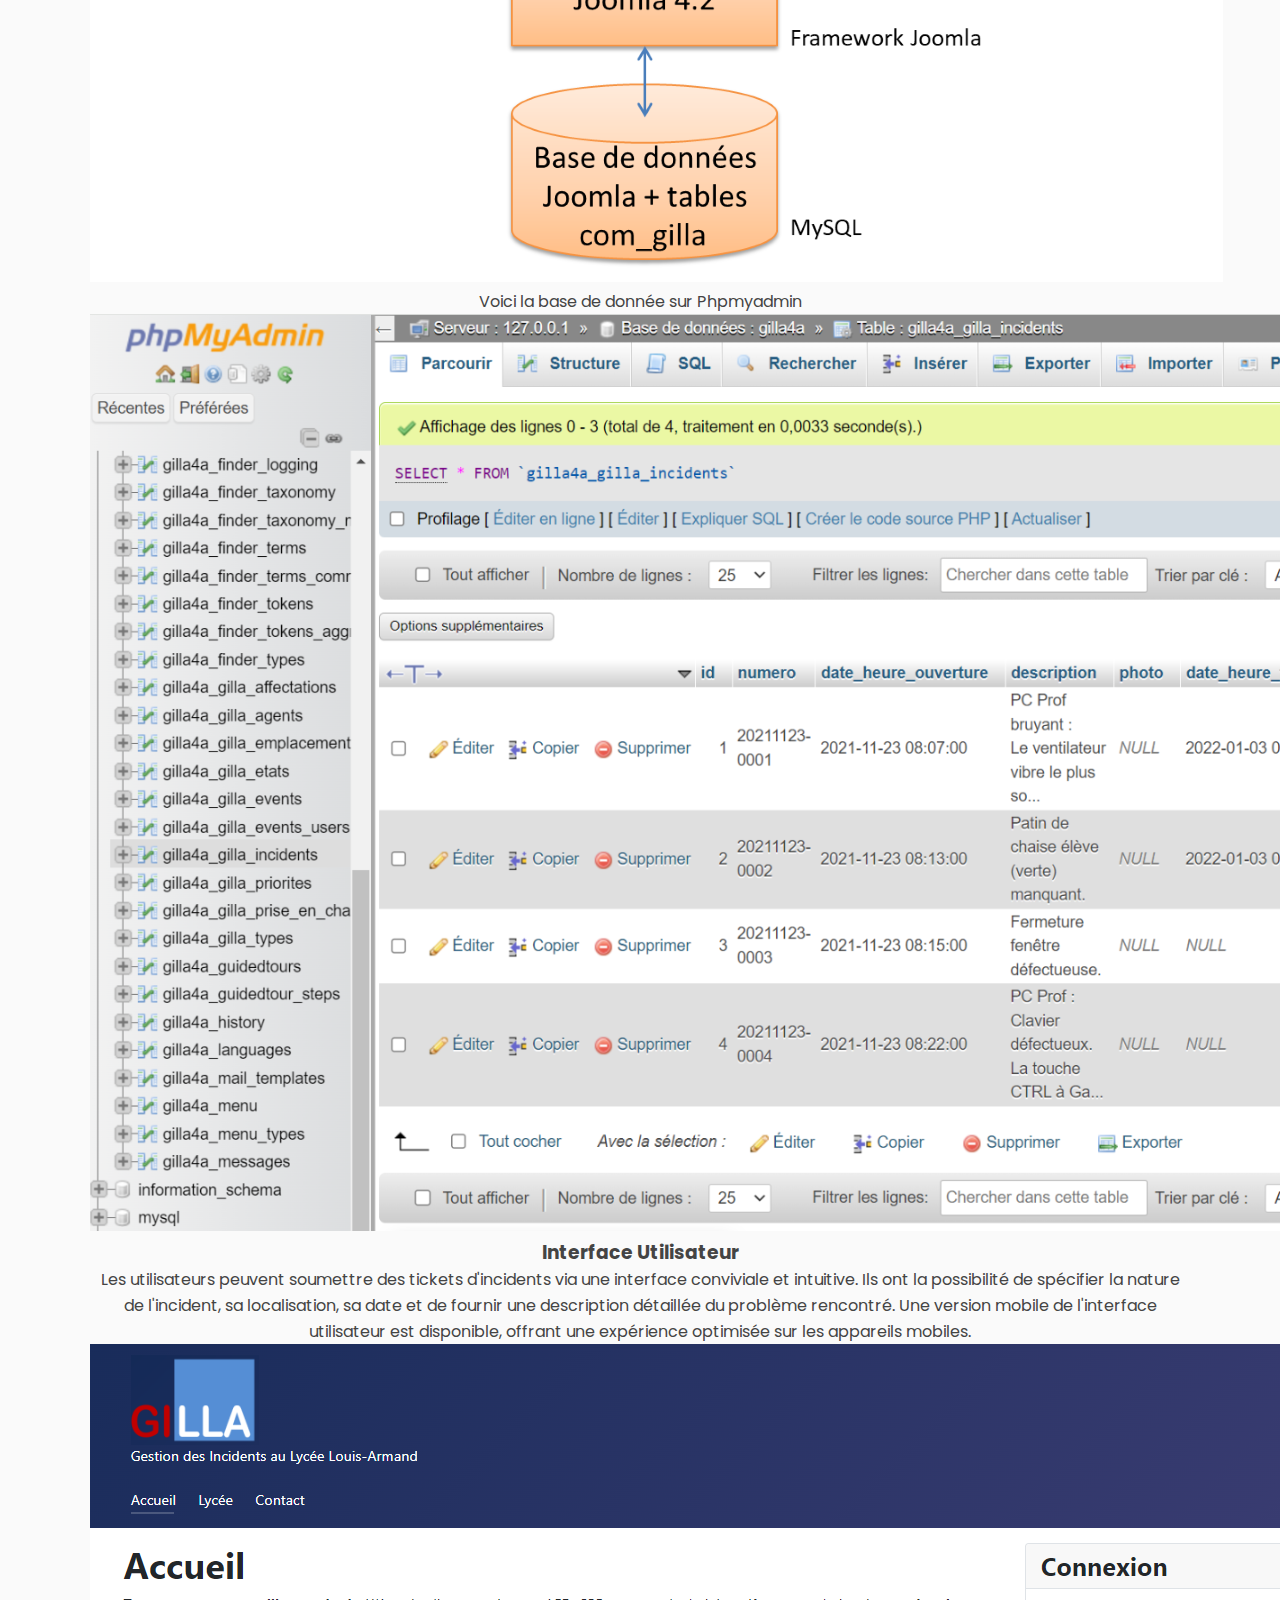
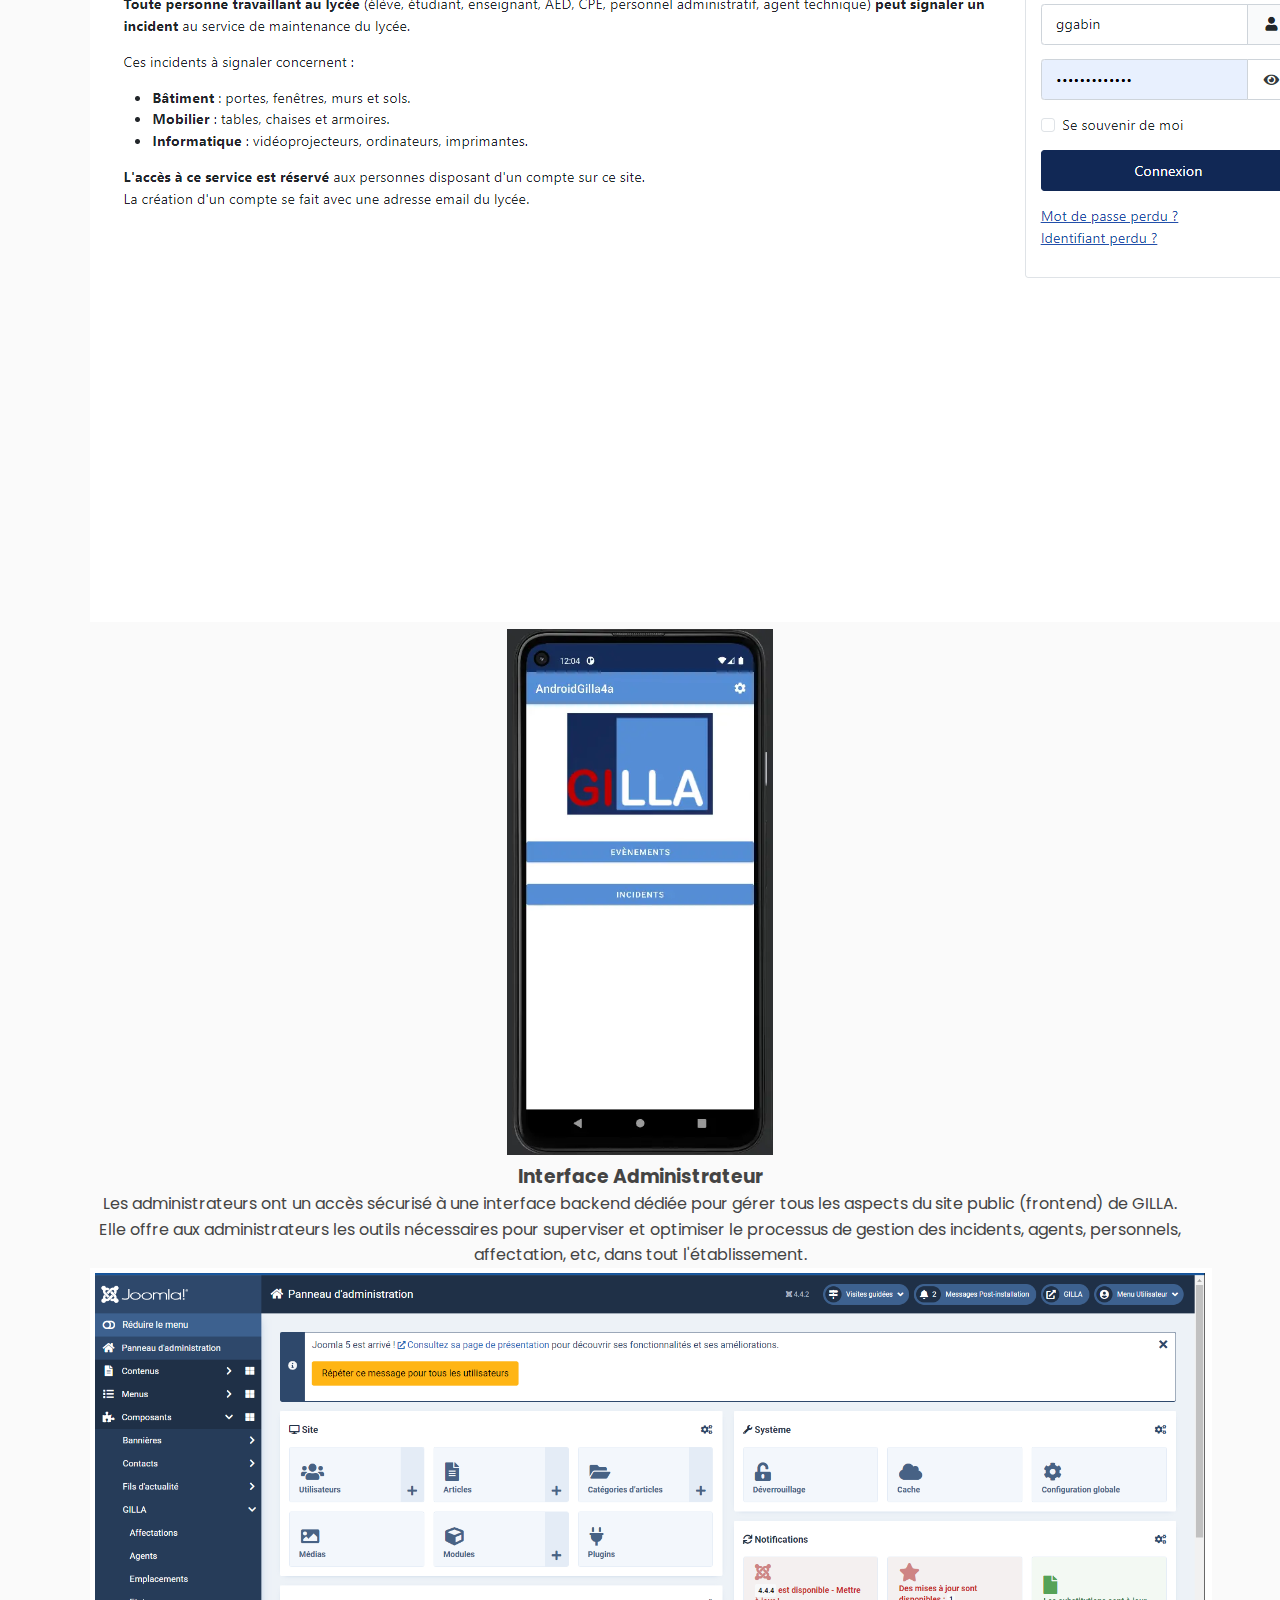
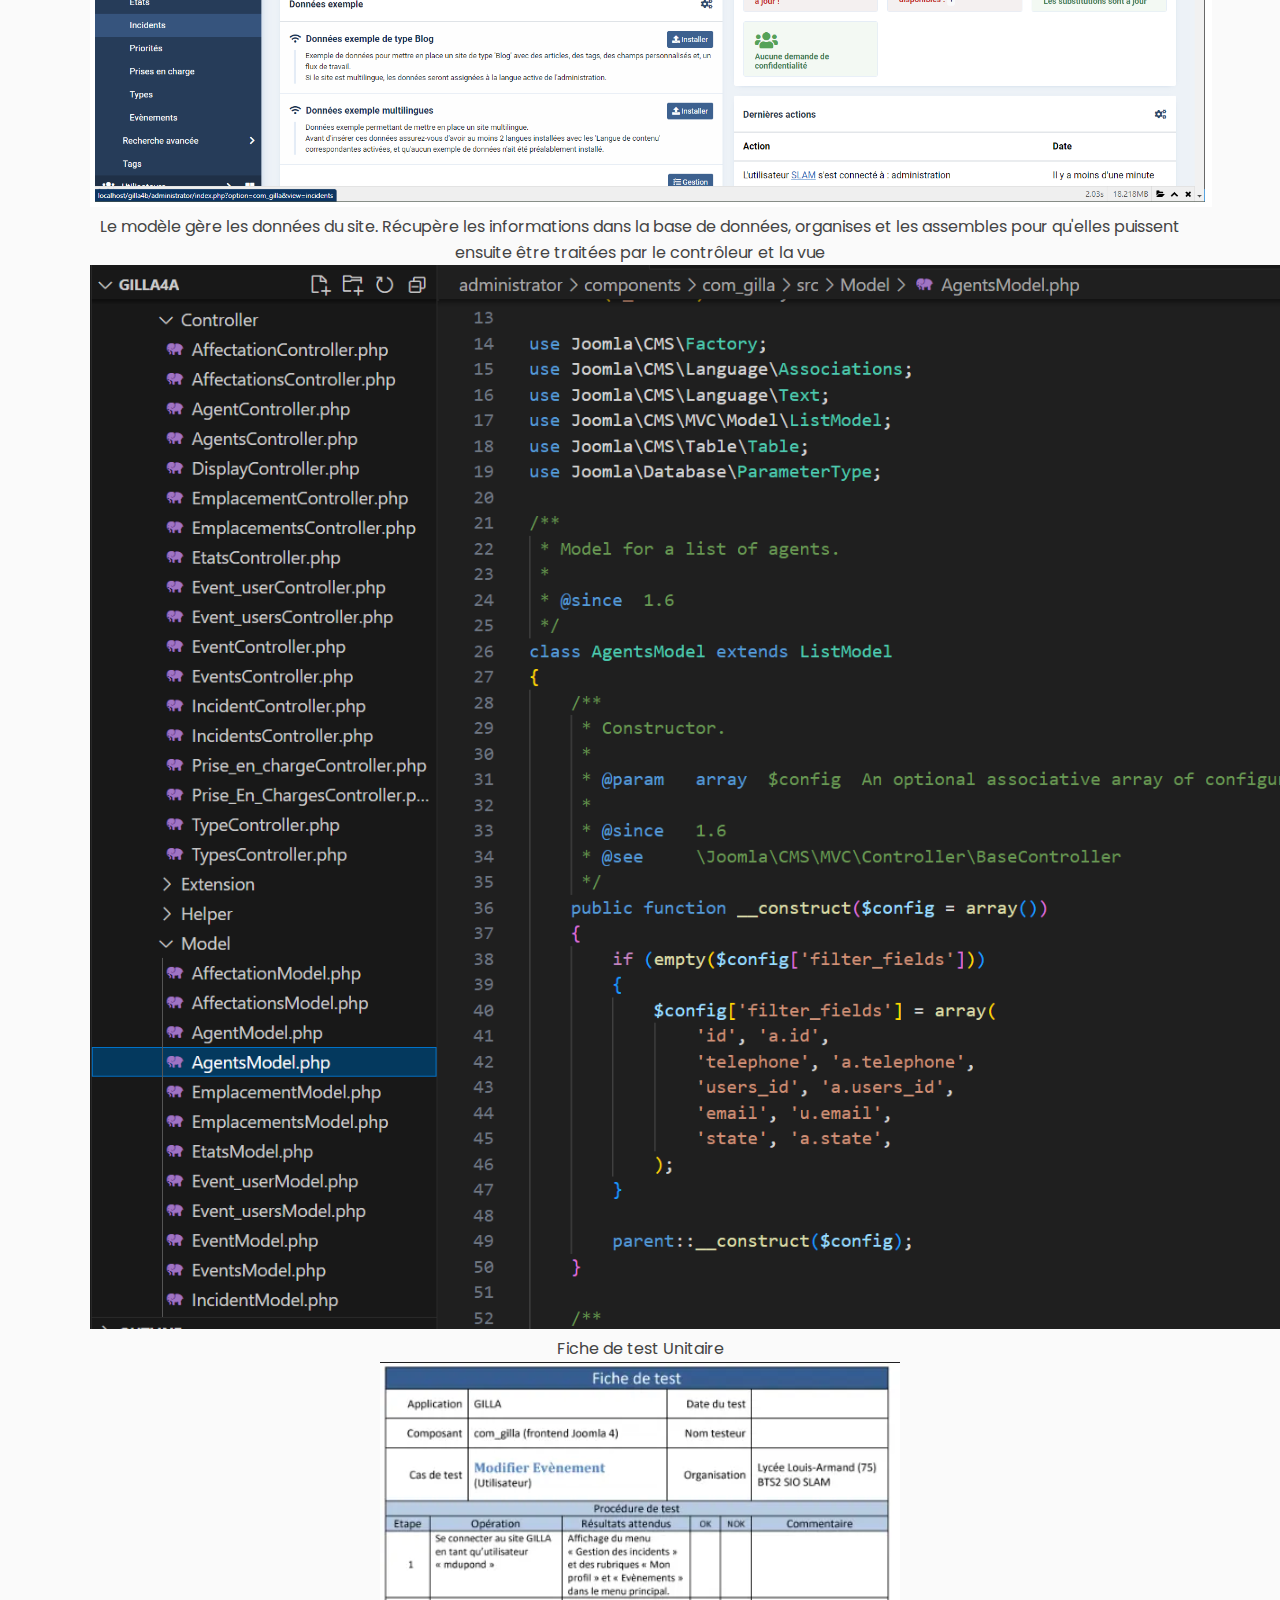
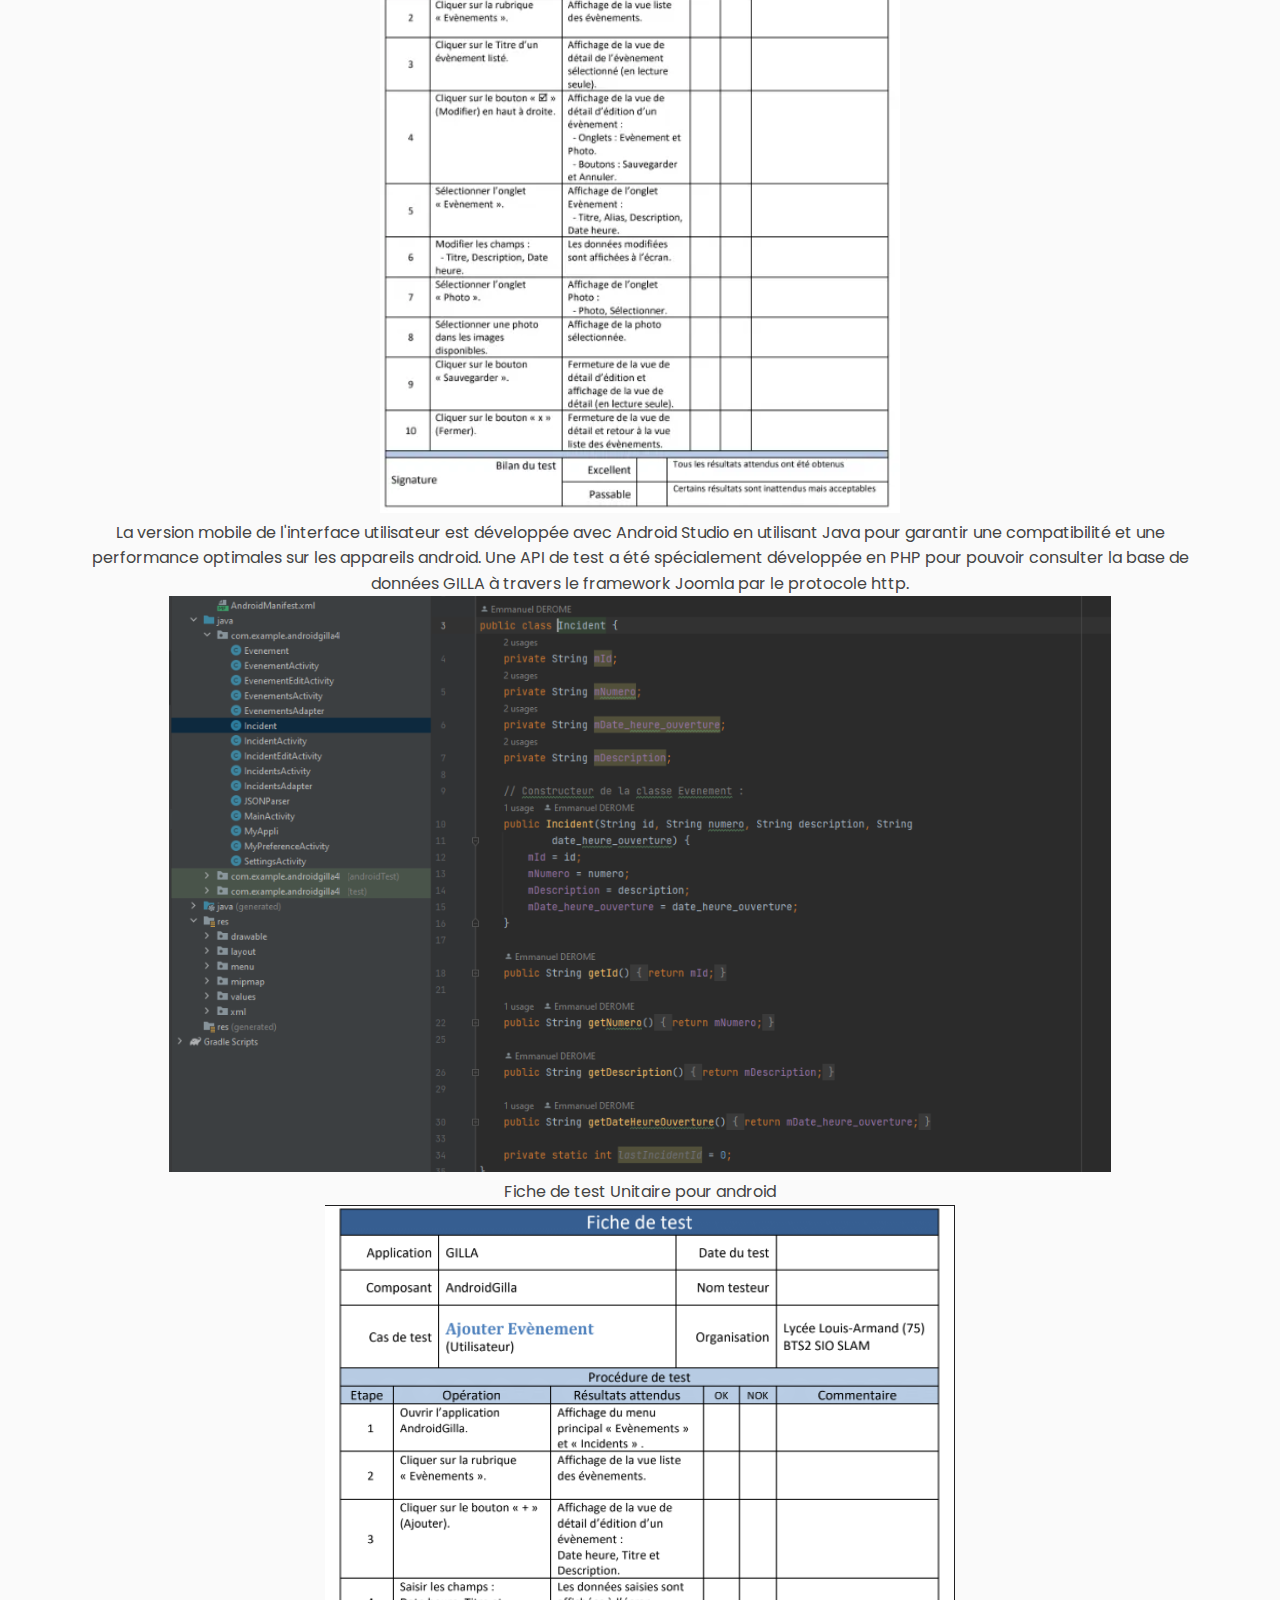
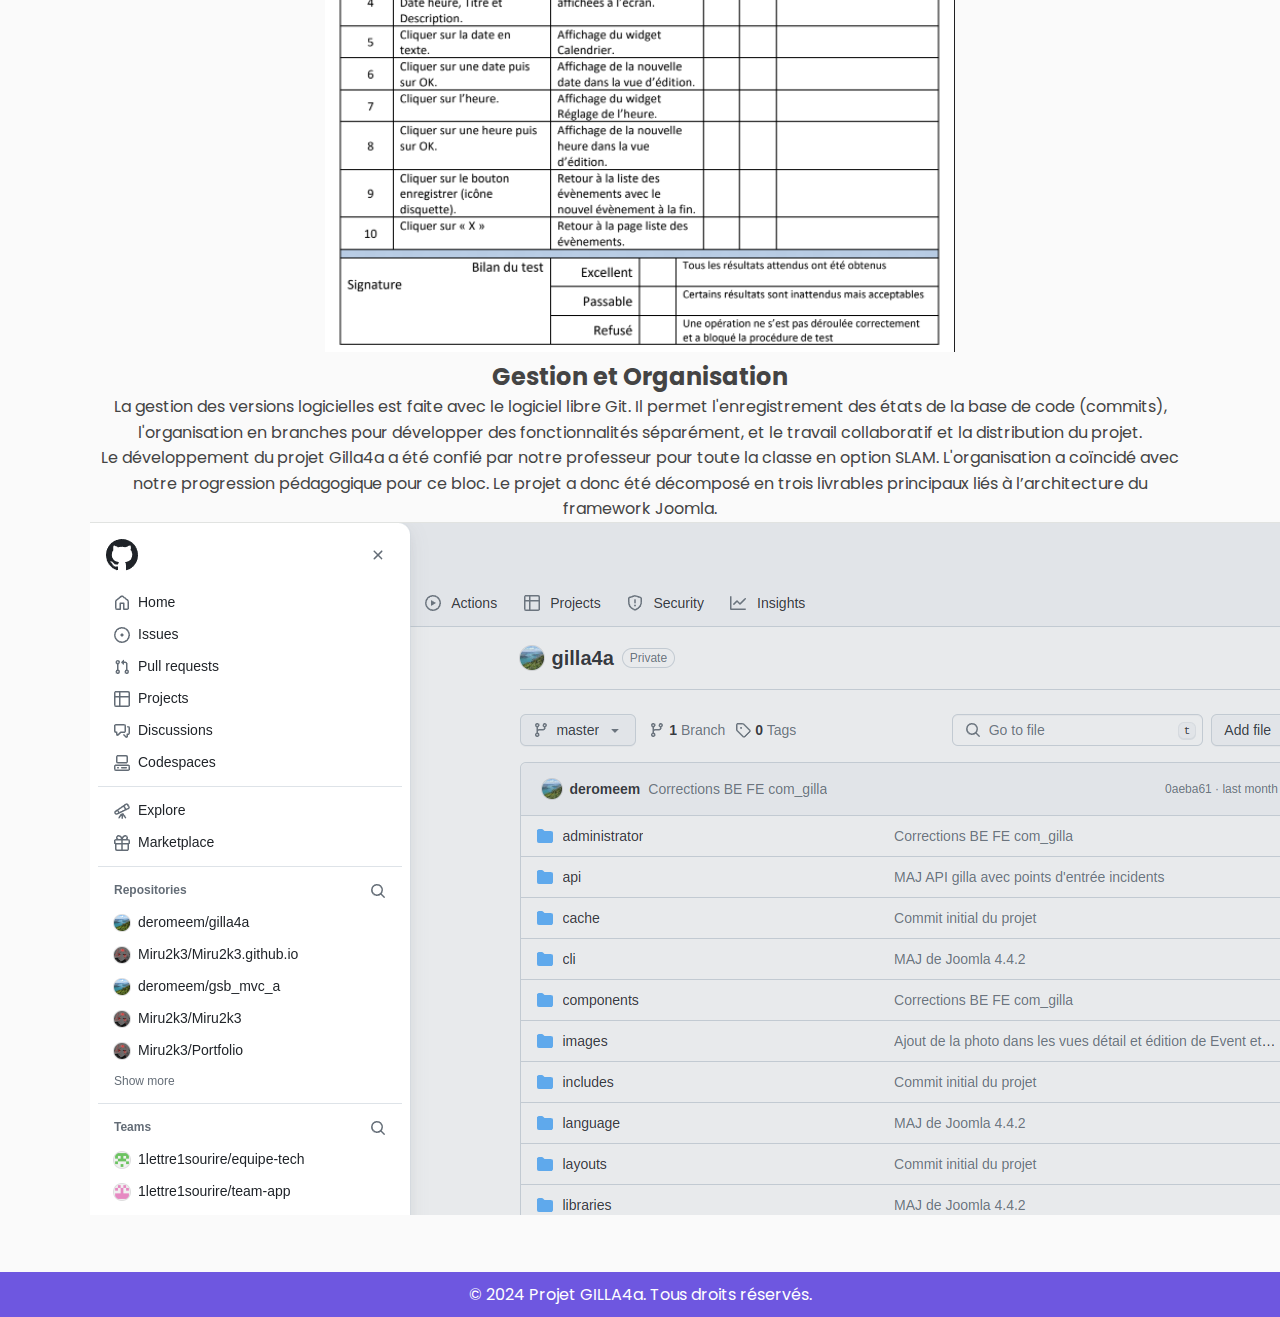
<file: Index/Gilla.html>
<!DOCTYPE html>
<html lang="fr">
<head>
    <meta charset="UTF-8">
    <meta name="viewport" content="width=device-width, initial-scale=1.0">
    <title>Projet GILLA4a</title>
    <link href="https://fonts.googleapis.com/css2?family=Poppins:wght@400;500;600;700&display=swap" rel="stylesheet">
    <style>
        /* ----- VARIABLES ----- */
        :root {
            --body-color: rgb(250, 250, 250);
            --color-white: rgb(255, 255, 255);
            --text-color-second: rgb(68, 68, 68);
            --text-color-third: rgb(30, 159, 171);
            --first-color: rgb(110, 87, 224);
            --first-color-hover: rgb(40, 91, 212);
            --second-color: rgb(0, 201, 255);
            --third-color: rgb(192, 166, 49);
            --first-shadow-color: rgba(0, 0, 0, 0.1);
        }

        /* ----- BASE ----- */
        * {
            margin: 0;
            padding: 0;
            box-sizing: border-box;
            font-family: 'Poppins', sans-serif;
        }

        body {
            background: var(--body-color);
            scroll-behavior: smooth;
        }

        .container {
            width: 100%;
            max-width: 1200px;
            margin: auto;
            padding: 20px;
        }

        /* ----- NAVIGATION BAR ----- */
        nav {
            background: var(--body-color);
            padding: 20px;
            text-align: center;
        }

        /* ----- MAIN CONTENT ----- */
        .main {
            text-align: center;
            padding: 50px;
            color: var(--text-color-second);
        }

        .main h1 {
            color: var(--text-color-third);
            margin-bottom: 20px;
        }

        .main p {
            color: var(--text-color-second);
            line-height: 1.6;
        }

        /* ----- FOOTER ----- */
        footer {
            background: var(--first-color);
            color: var(--color-white);
            text-align: center;
            padding: 10px 0;
        }
    </style>
</head>
<body>
    <nav>
        <h1>Projet GILLA4a</h1>
    </nav>
    <div class="container main">
        <section>
            <h2>Présentation du Projet</h2>
            <p>
                Le projet GILLA a pour objectif de mettre en place une plateforme en ligne permettant aux élèves, étudiants,
                professeurs et personnels du lycée de signaler tout type de problème rencontré dans les locaux de l'établissement.
                Ces problèmes peuvent inclure des incidents liés à l'éclairage, à la fermeture des portes ou des fenêtres, au matériel informatique ou logiciel, et bien d'autres.
            </p>
            <img src="../images/accueil_f_gilla1.png" alt="">
            <p> Définition des pilliers du projet </p>
            <img src="../images/cycleV.png" alt="">
            <p> Planning générale du projet GILLA </p>
            <img src="../images/planning.png" alt="">

            <h2>Technologies Utilisées</h2>
            <p>
                Le projet GILLA est développé en utilisant une architecture MVC (Modèle-Vue-Contrôleur, Frontend comme Backend) avec Framework/CMS Joomla 4.4 et un développement PHP pour assurer une séparation claire des préoccupations et une maintenabilité accrue du code.
            </p>
            <img src="../images/structure.png">
            <p> Voici la base de donnée sur Phpmyadmin </p>
            <img src="../images/database.png" alt="salut">
        </section>

        <section>
            <h3>Interface Utilisateur</h3>
            <p>
                Les utilisateurs peuvent soumettre des tickets d'incidents via une interface conviviale et intuitive.
                Ils ont la possibilité de spécifier la nature de l'incident, sa localisation, sa date et de fournir une description détaillée du problème rencontré.
                Une version mobile de l'interface utilisateur est disponible, offrant une expérience optimisée sur les appareils mobiles.
            </p>
            <img src="../images/accueil_f_gilla1.png" alt="">
            <img src="../images/android.png" alt="">
            <h3>Interface Administrateur</h3>
            <p>
                Les administrateurs ont un accès sécurisé à une interface backend dédiée pour gérer tous les aspects du site public (frontend) de GILLA.
                Elle offre aux administrateurs les outils nécessaires pour superviser et optimiser le processus de gestion des incidents, agents, personnels, affectation, etc, dans tout l'établissement.
            </p>
            <img src="../images/interfaceLogged.png" alt="">
            <p> Le modèle gère les données du site. Récupère les informations dans la base de données, organises et les assembles pour qu'elles puissent ensuite être traitées par le contrôleur et la vue</p>
            <img src="../images/./backendStructure.png" alt="">
            <p> Fiche de test Unitaire</p>
            <img src="../images/FicheTest.png" alt="">
        </section>

        <section>
            

            <p>
                La version mobile de l'interface utilisateur est développée avec Android Studio en utilisant Java pour garantir une compatibilité et une performance optimales sur les appareils android.
                Une API de test a été spécialement développée en PHP pour pouvoir consulter la base de données GILLA à travers le framework Joomla par le protocole http.
            </p>
            <img src="../images/codeAndroidStudio.png" alt="">
            <p> Fiche de test Unitaire pour android </p>
            <img src="../images/fiche test android.png" alt="">
        </section>

        <section>
            <h2>Gestion et Organisation</h2>
            <p>
                La gestion des versions logicielles est faite avec le logiciel libre Git.
                Il permet l'enregistrement des états de la base de code (commits), l'organisation en branches pour développer des fonctionnalités séparément, et le travail collaboratif et la distribution du projet.
            </p>
            <p>
                Le développement du projet Gilla4a a été confié par notre professeur pour toute la classe en option SLAM. L'organisation a coïncidé avec notre progression pédagogique pour ce bloc.
                Le projet a donc été décomposé en trois livrables principaux liés à l’architecture du framework Joomla.
            </p>
            <img src="../images/github.png" alt="">
        </section>
    </div>
    <footer>
        <p>&copy; 2024 Projet GILLA4a. Tous droits réservés.</p>
    </footer>
</body>
</html>
</file>
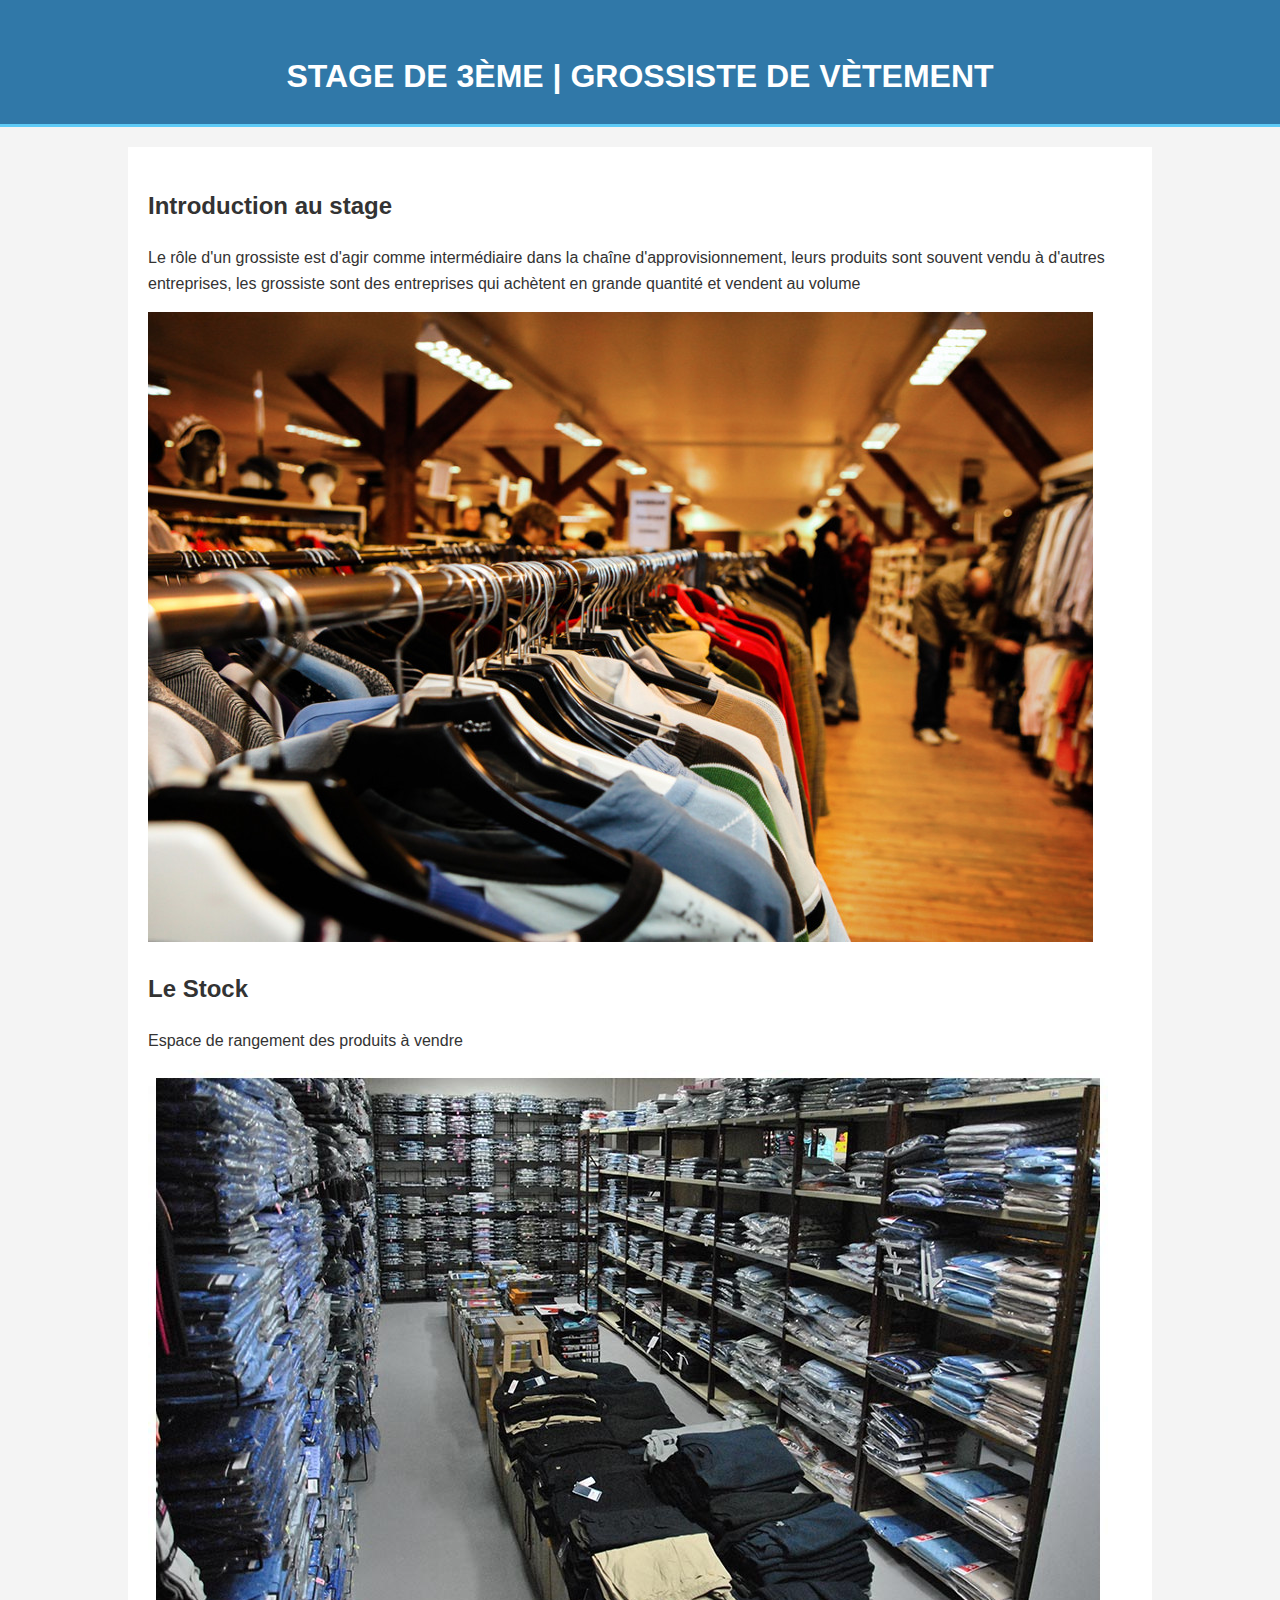
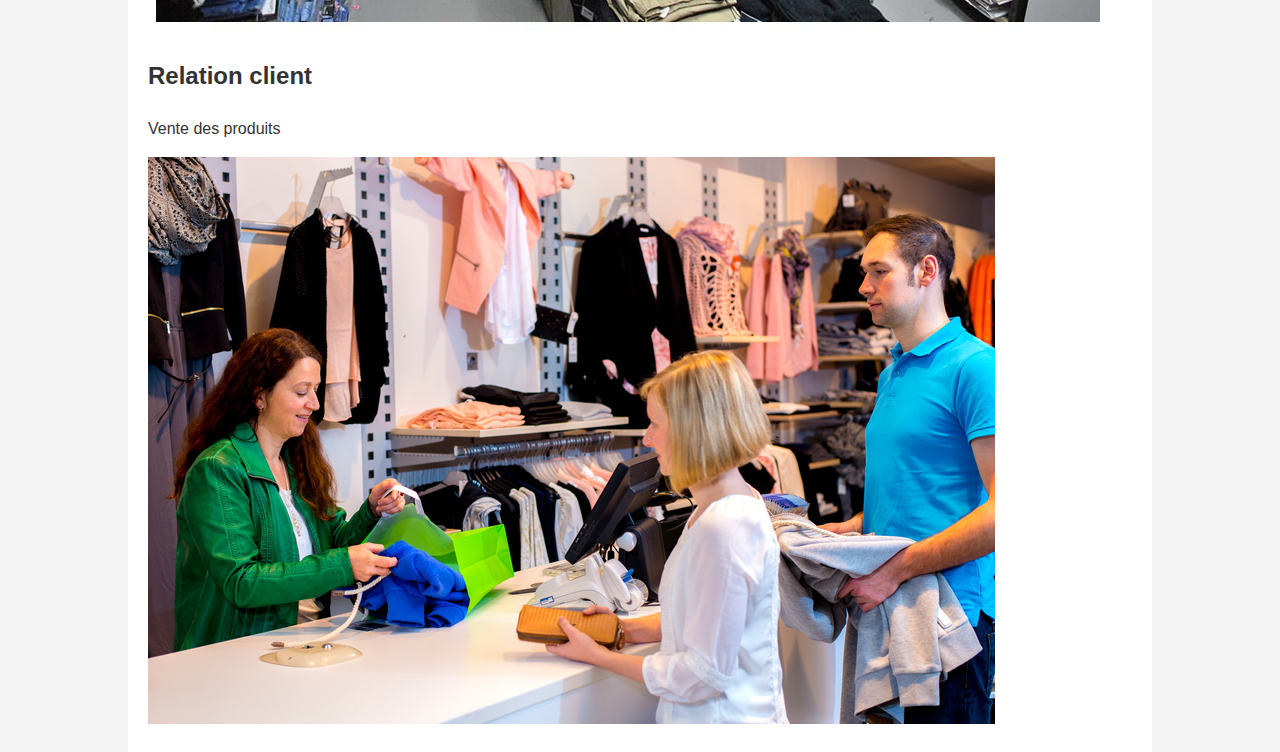
<file: Index/MissCo.html>
<!DOCTYPE html>
<html lang="fr">
<head>
    <!-- --------- FAVICON ---------- -->
    <link rel="shortcut icon" href="../images/favicon.png" type="image/x-icon">
    <meta charset="UTF-8">
    <meta name="viewport" content="width=device-width, initial-scale=1.0">
    <title>Projet BSQ</title>
    <style>
        :root {
            --first-color: #3078a8;
            --second-color: #5ecbf7;
            --color-white: #ffffff;
        }

        body {
            font-family: Arial, sans-serif;
            line-height: 1.6;
            margin: 0;
            padding: 0;
            color: #333;
            background: #f4f4f4;
        }

        .container {
            width: 80%;
            margin: auto;
            overflow: hidden;
        }

        header {
            background: var(--first-color);
            color: var(--color-white);
            padding-top: 30px;
            min-height: 70px;
            border-bottom: var(--second-color) 3px solid;
        }

        header h1 {
            text-align: center;
            text-transform: uppercase;
        }

        .content {
            padding: 20px;
            background: white;
            margin-top: 20px;
        }

        .tools-section,
        .workshop-section {
            display: flex;
            flex-wrap: wrap;
            justify-content: center;
            /* Centrage des cartes */
            gap: 20px;
            margin-top: 20px;
        }

        .tool-card,
        .workshop-card {
            flex-basis: calc(50% - 20px);
            background-color: #fff;
            border: 1px solid #ddd;
            border-radius: 8px;
            padding: 15px;
            box-shadow: 0 2px 4px rgba(0, 0, 0, 0.1);
            margin: auto;
            /* Centrage de la carte individuelle */
        }

        .tool-card img,
        .workshop-card img {
            width: 100%;
            max-height: 200px;
            object-fit: cover;
            border-radius: 8px;
            margin-top: 15px;
        }

        .tool-card h3,
        .workshop-card h3 {
            font-size: 1.2em;
            color: var(--first-color);
            margin-top: 10px;
            margin-bottom: 5px;
        }

        .tool-card p,
        .workshop-card p {
            font-size: 0.95em;
            line-height: 1.4;
        }

        .image-presentation {
            text-align: center;
            margin-top: 30px;
        }

        .workshop-card {
            text-align: center;
            /* Centrage du texte à l'intérieur de la carte */
        }

        .workshop-card h3 {
            margin-bottom: 20px;
            /* Espace supplémentaire avant la description */
        }

        /* Add any additional styling as needed */
    </style>
</head>
<body>
    <header>
        <h1>Stage de 3ème | Grossiste de vètement </h1>
    </header>
    <div class="container">
        <div class="content">
            <div class="association-presentation">
                <h2> Introduction au stage </h2>
                <p>Le rôle d'un grossiste est d'agir comme intermédiaire dans la chaîne d'approvisionnement, leurs produits sont souvent vendu à d'autres entreprises, les grossiste sont des entreprises qui achètent en grande quantité et vendent au volume</p>
                <img src="../images/vêtements_0.jpg">
            </div>
           
            <div class="code-section">
                <h2> Le Stock </h2>
                <p> Espace de rangement des produits à vendre </p>
                <img src="../images/stockage_vet.jpg">
            </div>
           
            <div class="compilation-section">
                <h2> Relation client </h2>
                <p> Vente des produits </p>
                <img src="../images/vente_client.jpg">
            </div>
        </div>
    </div>
</body>
</html>
</file>
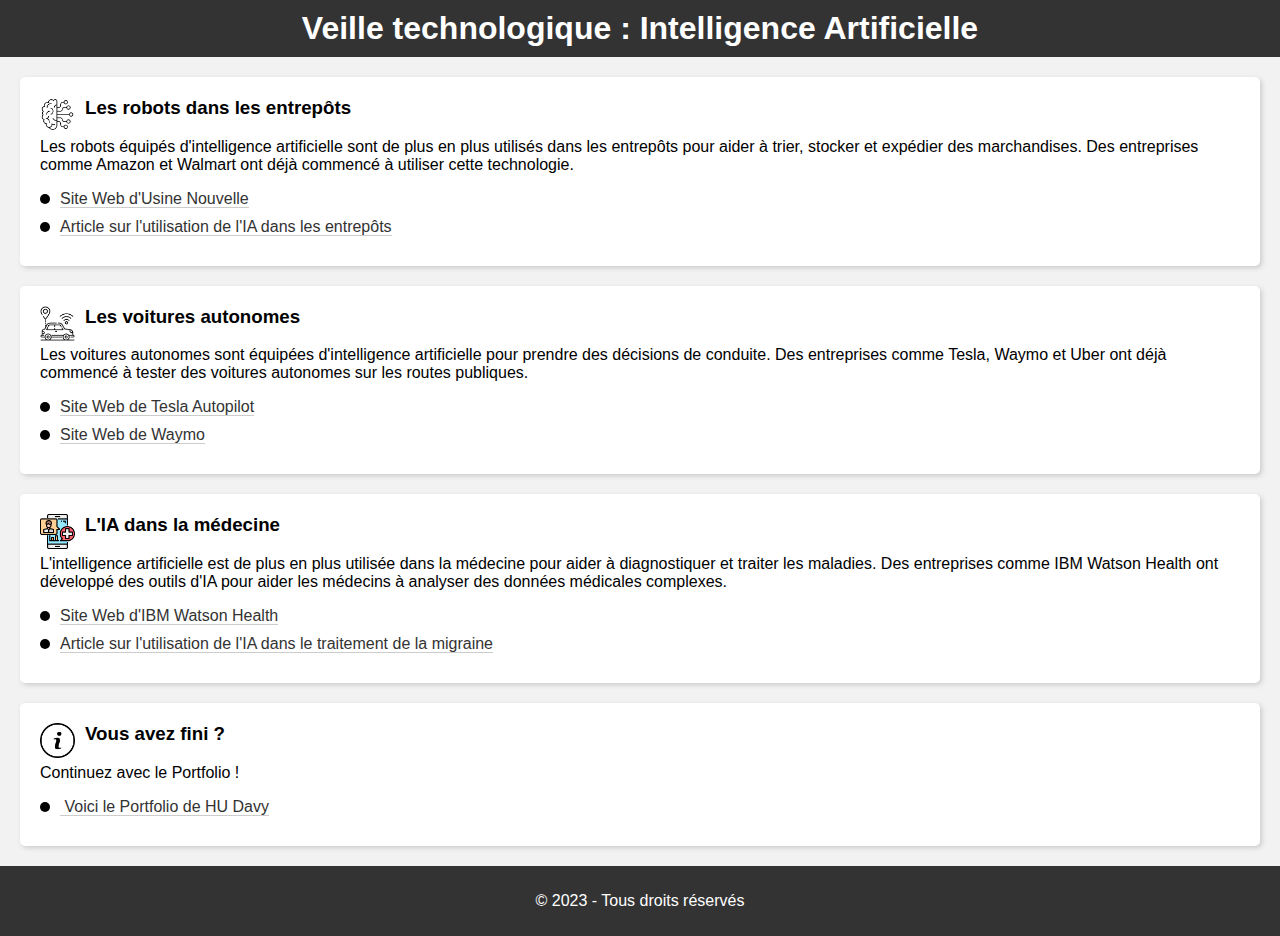
<file: VeilleTechno/veilletechno.html>
<!DOCTYPE html>
<html lang="fr">
<head>
	<meta charset="UTF-8">
	<meta name="viewport" content="width=device-width, initial-scale=1.0">
	<title>Veille technologique : Intelligence Artificielle</title>
	<link rel="stylesheet" href="./veilletechno.css">
</head>
<body>
	<header>
		<h1>Veille technologique : Intelligence Artificielle</h1>
	</header>
	<main>
		<article>
			<div class="image">
				<img src="../image/intelligence-artificielle.png">
			</div>
			<h3>Les robots dans les entrepôts</h3>
			<p>Les robots équipés d'intelligence artificielle sont de plus en plus utilisés dans les entrepôts pour aider à trier, stocker et expédier des marchandises. Des entreprises comme Amazon et Walmart ont déjà commencé à utiliser cette technologie.</p>
			<ul>
				<li><span class="big-dot"></span><a href="https://www.usinenouvelle.com/article/ces-nouvelles-generations-de-robots-qui-envahissent-les-entrepots.N1804712" target="_blank">Site Web d'Usine Nouvelle </a></li>
				<li><span class="big-dot"></span><a href="https://www.lisy.io/blog/logistique-et-intelligence-artificielle-le-futur-des-entrepots-1351" target="_blank">Article sur l'utilisation de l'IA dans les entrepôts</a></li>
			</ul>
		</article>
		<article>
			<div class="image">
				<img src="../image/voiture-connectee.png">
			</div>
			<h3>Les voitures autonomes</h3>
			<p>Les voitures autonomes sont équipées d'intelligence artificielle pour prendre des décisions de conduite. Des entreprises comme Tesla, Waymo et Uber ont déjà commencé à tester des voitures autonomes sur les routes publiques.</p>
			<ul>
				<li><span class="big-dot"></span><a href="https://www.tesla.com/autopilot" target="_blank">Site Web de Tesla Autopilot</a></li>
				<li><span class="big-dot"></span><a href="https://waymo.com/" target="_blank">Site Web de Waymo</a></li>
			</ul>
		</article>
		<article>
			<div class="image">
				<img src="../image/telephone-intelligent.png">
			</div>
			<h3>L'IA dans la médecine</h3>
			<p>L'intelligence artificielle est de plus en plus utilisée dans la médecine pour aider à diagnostiquer et traiter les maladies. Des entreprises comme IBM Watson Health ont développé des outils d'IA pour aider les médecins à analyser des données médicales complexes.</p>
			<ul>
				<li><span class="big-dot"></span><a href="https://www.ibm.com/watson-health" target="_blank">Site Web d'IBM Watson Health</a></li>
				<li><span class="big-dot"></span><a href="https://www.santelog.com/actualites/cephalees-les-patients-les-dessinent-et-lia-les-diagnostique" target="_blank">Article sur l'utilisation de l'IA dans le traitement de la migraine</a></li>
			</ul>
		</article>
		<article>
			<div class="image">
				<img src="../image/info.png">
			</div>
			<h3> Vous avez fini ? </h3>
			<p> Continuez avec le Portfolio !</p>
			<ul>
				<li><span class="big-dot"></span><a href="../index.html" target="_blank"> Voici le Portfolio de HU Davy</a></li>
			</ul>
		</article>
	</main>
	<footer>
		<p>&copy; 2023 - Tous droits réservés</p>
	</footer>
</body>
</html>
</file>
<file: tp-cible/style.css>
@font-face {font-family: "Driftwood"; src: url('assets/Driftwood.ttf');}

body{
    background-image: url(assets/foret.png);
    background-repeat: no-repeat;
    background-size: cover;
    background-color: #8dce2b;
}

h1{
    font-family: "Driftwood";
    color: #00009f;
    font-size: 60px;
    font-weight: 400;
    margin: 20px 0;
    text-align: center;
    text-shadow: 10px 5px 5px #00009f;
}

.img-container-paille{
    display: flex;
    justify-content: center;
    align-items: center;
}

.img-paille{
    border-radius: 20px;
    height: 310px;
    width: 300px;
    filter: drop-shadow(0 0 0.75rem black);
}

.img-container-arba{
    display: flex;
    justify-content: center;
    align-items: flex-end;
}

.img-arba{
    position: absolute;
    bottom: 0;
}

.img-rose{
    position: absolute;
    left: 100px;
    top: 150px;
}

/* ------ Cible --------- */

.cercle-container{
    height: 300px;
    width: 300px;
    position: absolute;
    top: 38%;
    left: 50%;
    transform: translate(-50%, -70%);
    font-size: 10px;
}

.cercle10{
    margin:auto;
    width: 250px;
    height: 250px;
    border-radius: 50%;
    background: black;
    color: yellow;
    margin-top:0, auto;
    margin-left: 0 auto;
    text-align: center;
}

.cercle9 {
    margin:auto;
    width: 225px;
    height: 225px;
    border-radius: 50%;
    background: yellow;
    color: black;
    margin-top:0, auto;
    margin-left: 0 auto;
    text-align: center;
}

.cercle8 {
    margin:auto;
    width: 200px;
    height: 200px;
    border-radius: 50%;
    background: black;
    color: yellow;
    margin-top:0, auto;
    margin-left: 0 auto;
    text-align: center;
}

.cercle7 {
    margin:auto;
    width: 175px;
    height: 175px;
    border-radius: 50%;
    background: yellow;
    color: black;
    margin-top:0, auto;
    margin-left: 0 auto;
    text-align: center;
}

.cercle6 {
    margin:auto;
    width: 150px;
    height: 150px;
    border-radius: 50%;
    background: black;
    color: yellow;
    margin-top:0, auto;
    margin-left: 0 auto;
    text-align: center;
}
.cercle5 {
    margin:auto;
    width: 125px;
    height: 125px;
    border-radius: 50%;
    background: yellow;
    color: black;
    margin-top:0, auto;
    margin-left: 0 auto;
    text-align: center;
}
.cercle4 {
    margin:auto;
    width: 100px;
    height:100px;
    border-radius: 50%;
    background: black;
    color: yellow;
    text-align: center;
}
.cercle3 {
    margin:auto;
    width: 75px;
    height: 75px;
    border-radius: 50%;
    background: yellow;
    color: black;
    margin-top:0, auto;
    margin-left: 0 auto;
    text-align: center;
}
.cercle2 {
    margin:auto;
    width: 50px;
    height:50px;
    border-radius: 50%;
    background: black;
    color: yellow;
    text-align: center;
}
.cercle{
    margin: auto;
    width: 25px;
    height:25px;
    border-radius: 50%;
    background: yellow;
    color: black;
}

/* ------ Bouton --------- */

.container-btn{
    position: absolute;
    top: 70%;
    transform: translate(0, -50%);
    font-size: 10px;
}

.btn1{
    right: 5%;
}

.btn2{
    left: 5%;
}

.container-btn2{
    position: absolute;
    top: 70%;
    left: 5%;
    transform: translate(0, -50%);
    font-size: 10px;
}

button{
    font-size: 30px;
    padding: 5px 30px;
    background-color: blue;
    color: yellow;
    border-radius: 30px;
}

#fleche{
    position: absolute;
    z-index: 100; 
    top: 818px;
    left: 50%;
    margin-left: -4px;
    height: 0;
}

#flecheRDV{
    position: absolute;
    z-index: 100; 
    left: 170px;
    top: 170px;
    animation-play-state: running;
    animation-duration: 6s;
    animation-iteration-count: infinite;
    animation-name: rotate-animation;
}

#score{
    position: absolute;
    font-family: "Driftwood";
    font-size: 30px;
    color: #fbff00;
    top: 200px;
    right: 20%;
    margin: 0;
}

@keyframes rotate-animation {
    100%{
        transform: rotate(2160deg);
    }
}
</file>
<file: VeilleTechno/veilletechno.css>
body {
	font-family: Arial, sans-serif;
	margin: 0;
	padding: 0;
	background-color: #f2f2f2;
}

header {
	background-color: #333;
	color: #fff;
	padding: 10px;
	text-align: center;
}

h1 {
	margin: 0;
}

article {
	margin: 20px;
	padding: 20px;
	background-color: #fff;
	border-radius: 5px;
	box-shadow: 2px 2px 5px #ccc;
}

h3 {
	margin-top: 0;
}

ul {
	margin: 0;
	padding: 0;
	list-style: none;
}

ul li {
	margin-bottom: 10px;
}

ul li a {
	color: #333;
	text-decoration: none;
	border-bottom: 1px solid #ccc;
}

ul li a:hover {
	border-bottom: 1px solid #333;
}

.image {
	float: left;
	margin-right: 10px;
	height: 20px;
	width: 35px;
}

.image img {
	max-width: 100%;
	height: auto;
}
footer {
	background-color: #333;
	color: #fff;
	padding: 10px;
	text-align: center;
}

.big-dot {
    display: inline-block;
    width: 10px;
    height: 10px;
    background-color: black;
    border-radius: 50%;
    margin-right: 10px;
}
</file>
